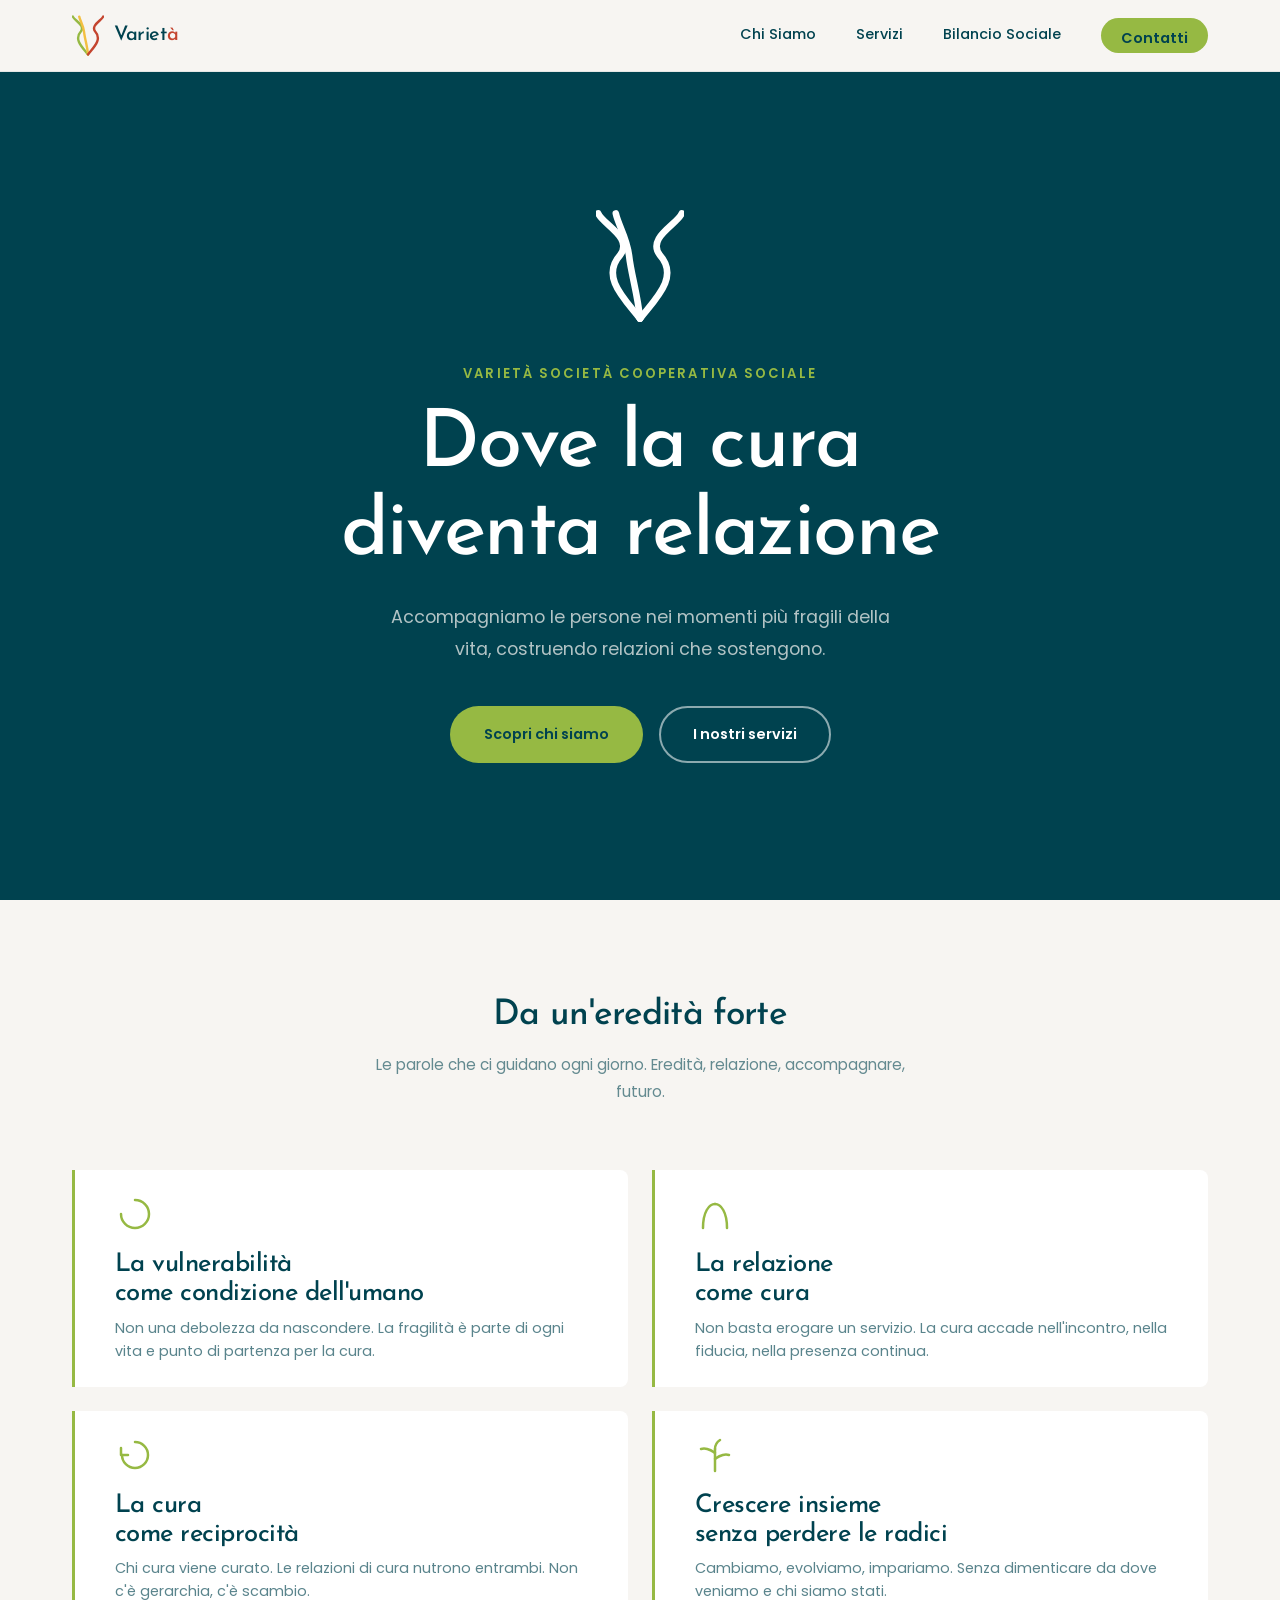
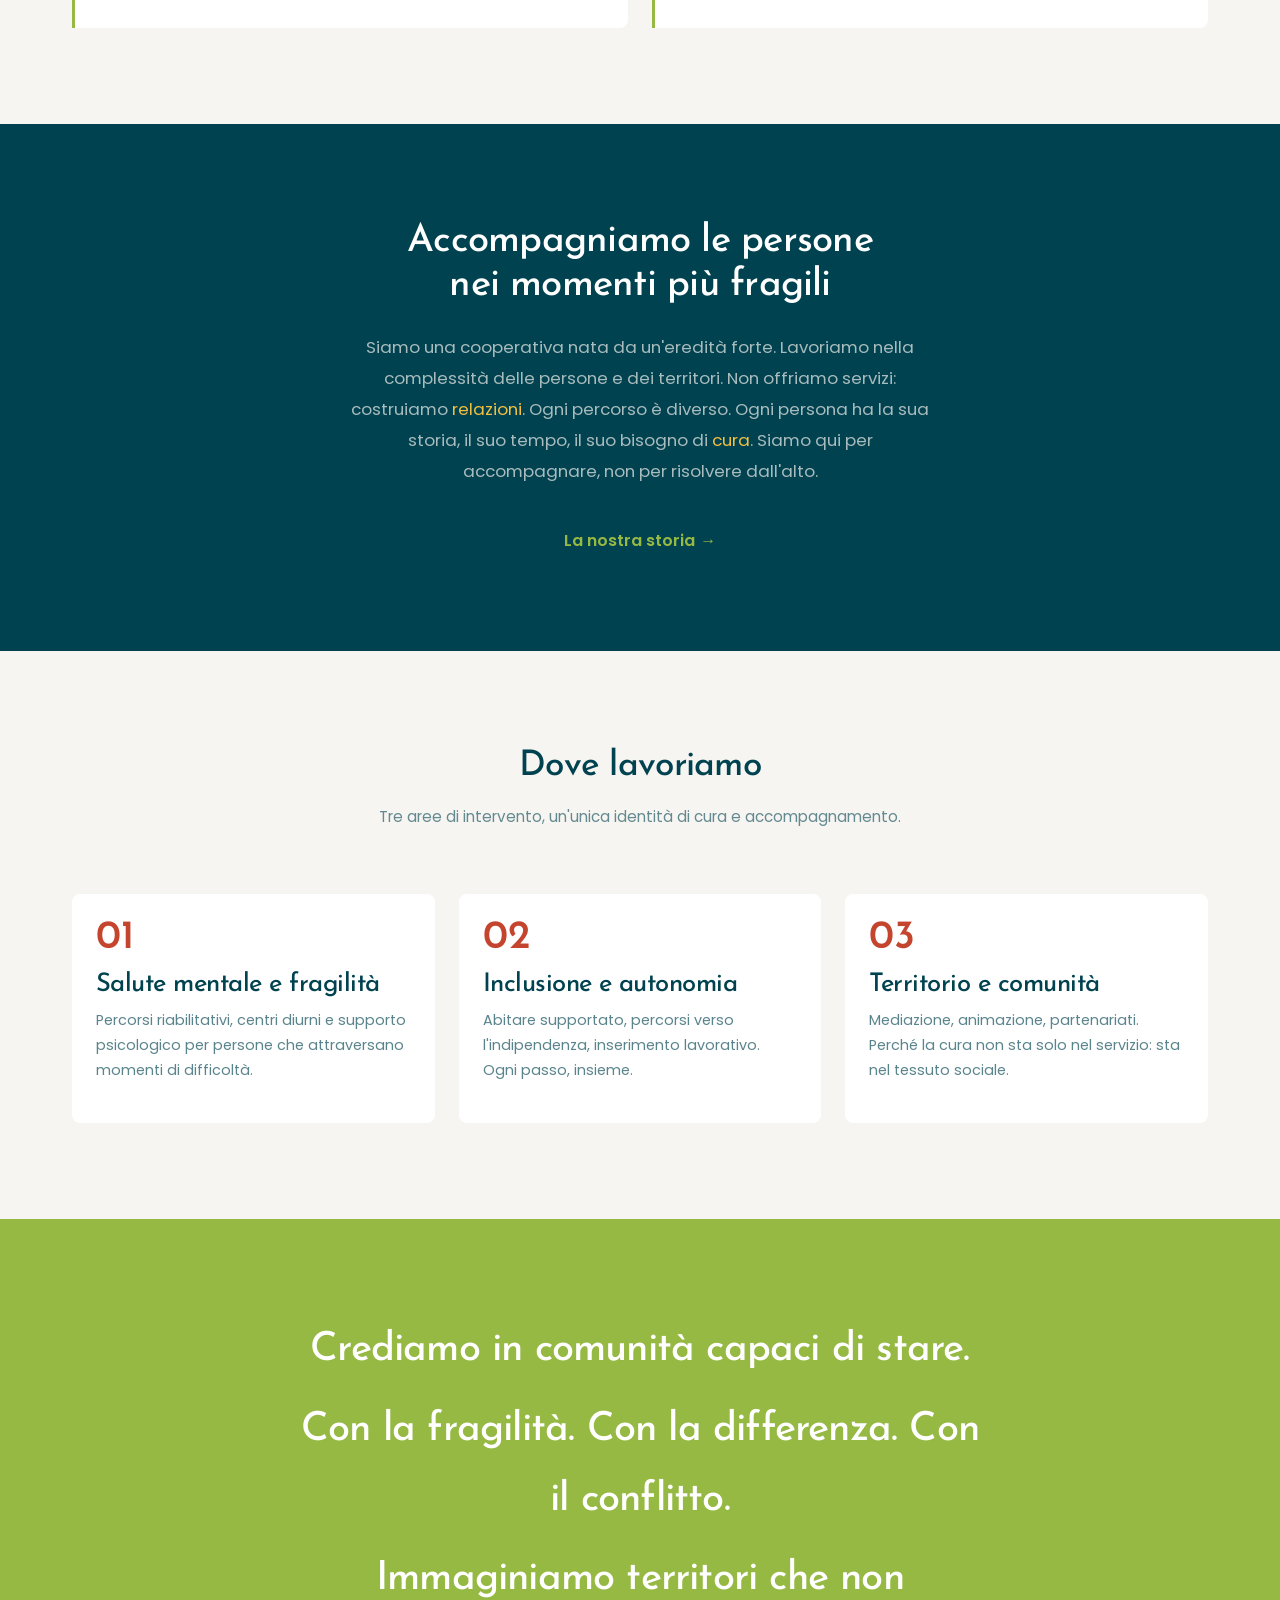
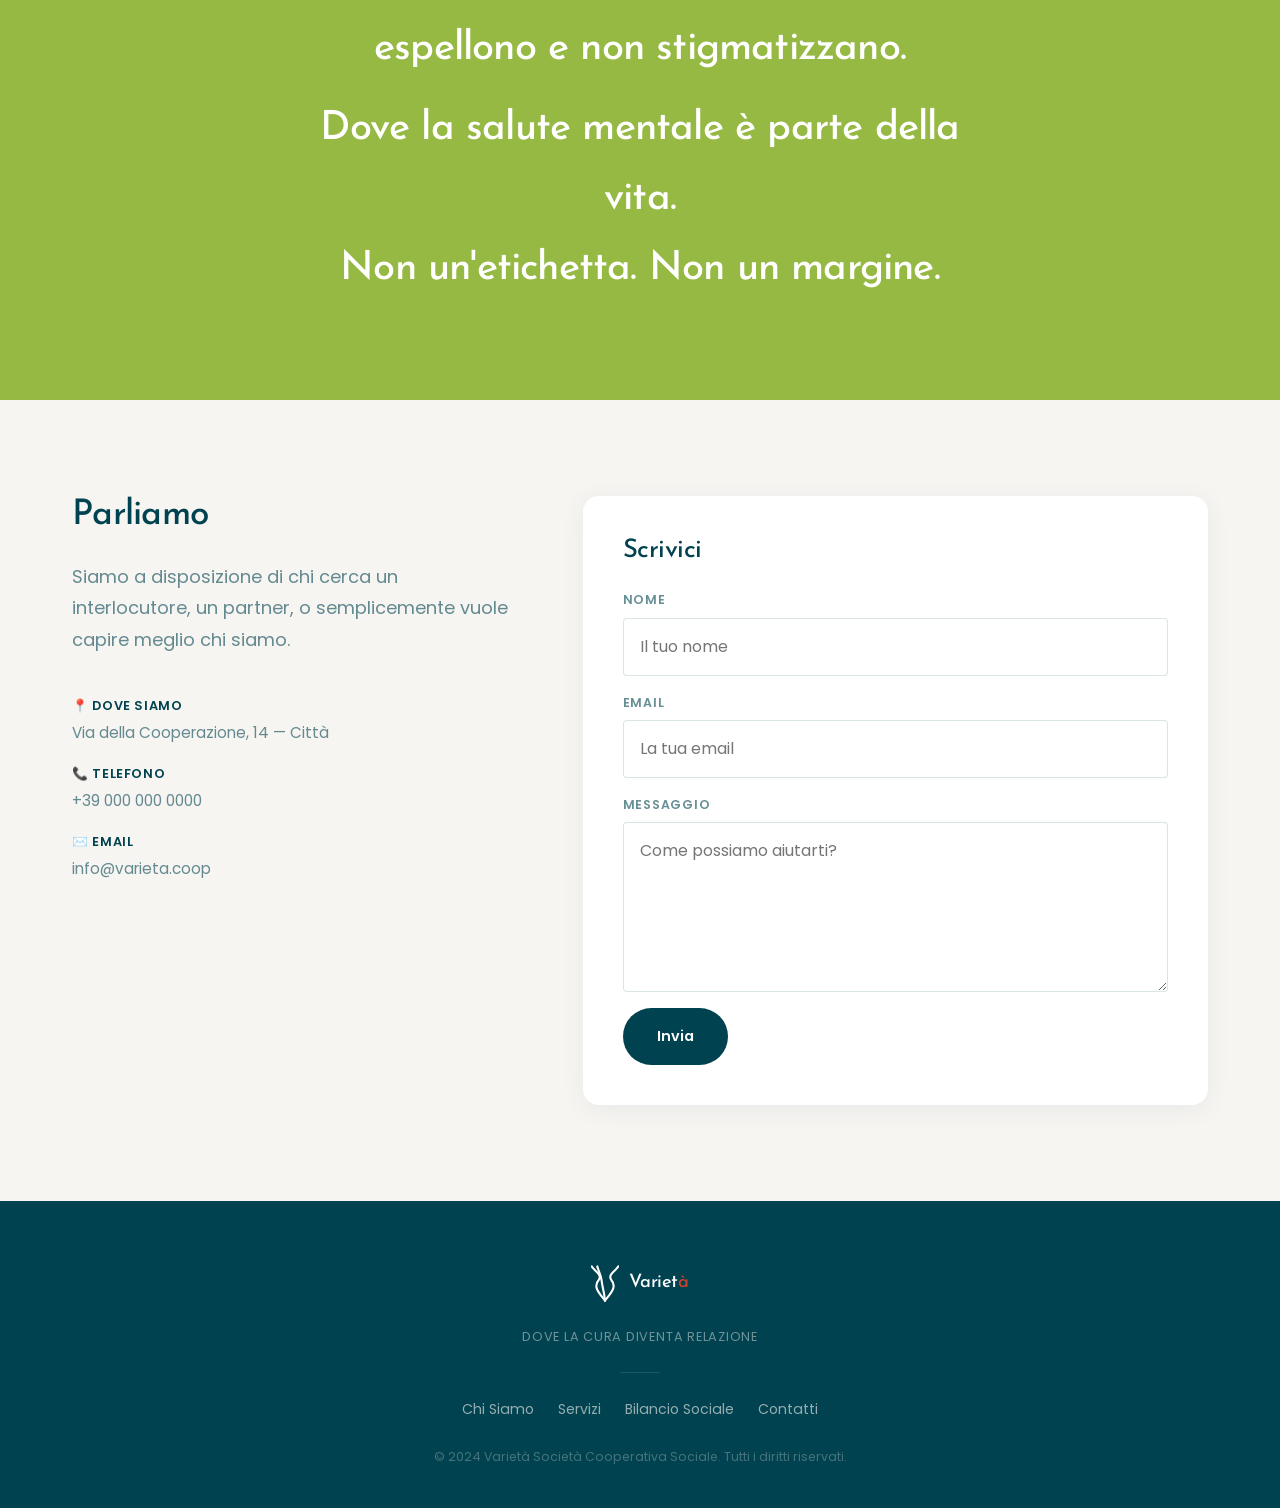
<file: index.html>
<!DOCTYPE html>
<html lang="it">
<head>
  <meta charset="UTF-8" />
  <meta name="viewport" content="width=device-width, initial-scale=1.0" />
  <meta name="description" content="Varietà Società Cooperativa Sociale — Dove la cura diventa relazione. Accompagniamo le persone nei momenti più fragili della vita." />
  <title>Varietà Cooperativa Sociale — Dove la cura diventa relazione</title>
  <link rel="preconnect" href="https://fonts.googleapis.com" />
  <link rel="preconnect" href="https://fonts.gstatic.com" crossorigin />
  <link href="https://fonts.googleapis.com/css2?family=Josefin+Sans:wght@400;500;600&family=Poppins:wght@300;400;500;600&display=swap" rel="stylesheet" />
  <link rel="stylesheet" href="css/reset.css" />
  <link rel="stylesheet" href="css/variables.css" />
  <link rel="stylesheet" href="css/typography.css" />
  <link rel="stylesheet" href="css/layout.css" />
  <link rel="stylesheet" href="css/components.css" />
  <link rel="stylesheet" href="css/pages/home.css" />
</head>
<body>

  <!-- Skip link per accessibilità -->
  <a class="skip-link" href="#main">Vai al contenuto principale</a>

  <!-- ══════════════════════════════════════
       NAVBAR
       ══════════════════════════════════════ -->
  <header class="navbar" role="banner">
    <div class="container nav-inner">
      <a href="index.html" class="nav-logo" aria-label="Varietà Cooperativa Sociale — Torna alla homepage">
        <img src="assets/logo/logo-color.svg" alt="" class="nav-logo-mark" />
        <span class="nav-logotype">Variet<span class="accent">à</span></span>
      </a>

      <nav class="nav-links" aria-label="Navigazione principale">
        <a href="chi-siamo.html">Chi Siamo</a>
        <a href="servizi.html">Servizi</a>
        <a href="bilancio.html">Bilancio Sociale</a>
        <a href="#contatti" class="nav-cta">Contatti</a>
      </nav>

      <button class="hamburger" aria-label="Apri menu di navigazione"
              aria-expanded="false" aria-controls="mobile-drawer">
        <span></span>
        <span></span>
        <span></span>
      </button>
    </div>
  </header>

  <!-- Drawer mobile -->
  <div class="mobile-drawer" id="mobile-drawer"
       role="dialog" aria-label="Menu di navigazione" aria-modal="true">
    <button class="mobile-drawer-close" aria-label="Chiudi menu">&times;</button>
    <nav aria-label="Navigazione mobile">
      <a href="chi-siamo.html">Chi Siamo</a>
      <a href="servizi.html">Servizi</a>
      <a href="bilancio.html">Bilancio Sociale</a>
      <a href="#contatti">Contatti</a>
    </nav>
  </div>
  <div class="drawer-overlay" id="drawer-overlay" aria-hidden="true"></div>

  <!-- ══════════════════════════════════════
       MAIN
       ══════════════════════════════════════ -->
  <main id="main">

    <!-- HERO -->
    <section class="hero" aria-label="Intestazione principale">
      <div class="hero-content">
        <img src="assets/logo/logo-white.svg" alt="Logomark Varietà" class="hero-logo" />
        <p class="hero-subtitle">Varietà Società Cooperativa Sociale</p>
        <h1 class="hero-title">Dove la cura<br>diventa relazione</h1>
        <p class="hero-desc">Accompagniamo le persone nei momenti più fragili della vita, costruendo relazioni che sostengono.</p>
        <div class="hero-cta">
          <a href="chi-siamo.html" class="btn-primary">Scopri chi siamo</a>
          <a href="servizi.html"   class="btn-outline">I nostri servizi</a>
        </div>
      </div>
    </section>

    <!-- VALORI -->
    <section class="section section-valori" id="valori" aria-labelledby="valori-title">
      <div class="container">
        <div class="section-intro reveal">
          <h2 id="valori-title">Da un'eredità forte</h2>
          <p>Le parole che ci guidano ogni giorno. Eredità, relazione, accompagnare, futuro.</p>
        </div>

        <div class="valori-grid">

          <article class="card-valore reveal">
            <div class="card-valore-icon" aria-hidden="true">
              <svg viewBox="0 0 40 40" fill="none" xmlns="http://www.w3.org/2000/svg">
                <path d="M20 6 A14 14 0 1 1 6 20" stroke="#96B943" stroke-width="2.5" stroke-linecap="round"/>
              </svg>
            </div>
            <h3>La vulnerabilità<br>come condizione dell'umano</h3>
            <p>Non una debolezza da nascondere. La fragilità è parte di ogni vita e punto di partenza per la cura.</p>
          </article>

          <article class="card-valore reveal">
            <div class="card-valore-icon" aria-hidden="true">
              <svg viewBox="0 0 40 40" fill="none" xmlns="http://www.w3.org/2000/svg">
                <path d="M8,34 C8,18 14,10 20,10" stroke="#96B943" stroke-width="2.5" stroke-linecap="round"/>
                <path d="M32,34 C32,18 26,10 20,10" stroke="#96B943" stroke-width="2.5" stroke-linecap="round"/>
              </svg>
            </div>
            <h3>La relazione<br>come cura</h3>
            <p>Non basta erogare un servizio. La cura accade nell'incontro, nella fiducia, nella presenza continua.</p>
          </article>

          <article class="card-valore reveal">
            <div class="card-valore-icon" aria-hidden="true">
              <svg viewBox="0 0 40 40" fill="none" xmlns="http://www.w3.org/2000/svg">
                <path d="M20 7 A13 13 0 1 1 7 20" stroke="#96B943" stroke-width="2.5" stroke-linecap="round"/>
                <polyline points="6,13 6,20 13,20" stroke="#96B943" stroke-width="2.5" stroke-linecap="round" stroke-linejoin="round"/>
              </svg>
            </div>
            <h3>La cura<br>come reciprocità</h3>
            <p>Chi cura viene curato. Le relazioni di cura nutrono entrambi. Non c'è gerarchia, c'è scambio.</p>
          </article>

          <article class="card-valore reveal">
            <div class="card-valore-icon" aria-hidden="true">
              <svg viewBox="0 0 40 40" fill="none" xmlns="http://www.w3.org/2000/svg">
                <line x1="20" y1="36" x2="20" y2="14" stroke="#96B943" stroke-width="2.5" stroke-linecap="round"/>
                <path d="M20,24 C20,24 27,18 34,20" stroke="#96B943" stroke-width="2.5" stroke-linecap="round"/>
                <path d="M20,18 C20,18 13,12 6,14"  stroke="#96B943" stroke-width="2.5" stroke-linecap="round"/>
                <path d="M20,14 C20,10 22,7 25,5"   stroke="#96B943" stroke-width="2.5" stroke-linecap="round"/>
              </svg>
            </div>
            <h3>Crescere insieme<br>senza perdere le radici</h3>
            <p>Cambiamo, evolviamo, impariamo. Senza dimenticare da dove veniamo e chi siamo stati.</p>
          </article>

        </div>
      </div>
    </section>

    <!-- CHI SIAMO -->
    <section class="section section-chi-siamo" id="chi-siamo" aria-labelledby="chiamo-title">
      <div class="container">
        <h2 id="chiamo-title" class="reveal">Accompagniamo le persone<br>nei momenti più fragili</h2>
        <p class="chi-siamo-body reveal">
          Siamo una cooperativa nata da un'eredità forte. Lavoriamo nella complessità delle persone
          e dei territori. Non offriamo servizi: costruiamo <span class="highlight">relazioni</span>.
          Ogni percorso è diverso. Ogni persona ha la sua storia, il suo tempo, il suo bisogno di
          <span class="highlight">cura</span>. Siamo qui per accompagnare, non per risolvere dall'alto.
        </p>
        <a href="chi-siamo.html" class="chi-siamo-link reveal">
          La nostra storia <span aria-hidden="true">→</span>
        </a>
      </div>
    </section>

    <!-- COSA FACCIAMO -->
    <section class="section section-cosa-facciamo" id="dove-lavoriamo" aria-labelledby="dove-title">
      <div class="container">
        <div class="section-intro reveal">
          <h2 id="dove-title">Dove lavoriamo</h2>
          <p>Tre aree di intervento, un'unica identità di cura e accompagnamento.</p>
        </div>

        <div class="aree-grid">
          <article class="card-area reveal">
            <div class="card-area-num" aria-hidden="true">01</div>
            <h3>Salute mentale e fragilità</h3>
            <p>Percorsi riabilitativi, centri diurni e supporto psicologico per persone che attraversano momenti di difficoltà.</p>
          </article>
          <article class="card-area reveal">
            <div class="card-area-num" aria-hidden="true">02</div>
            <h3>Inclusione e autonomia</h3>
            <p>Abitare supportato, percorsi verso l'indipendenza, inserimento lavorativo. Ogni passo, insieme.</p>
          </article>
          <article class="card-area reveal">
            <div class="card-area-num" aria-hidden="true">03</div>
            <h3>Territorio e comunità</h3>
            <p>Mediazione, animazione, partenariati. Perché la cura non sta solo nel servizio: sta nel tessuto sociale.</p>
          </article>
        </div>
      </div>
    </section>

    <!-- VISION -->
    <section class="section section-vision" aria-label="La nostra visione">
      <div class="container">
        <div class="vision-text reveal">
          <p>Crediamo in comunità capaci di stare.</p>
          <p>Con la fragilità. Con la differenza. Con il conflitto.</p>
          <p>Immaginiamo territori che non espellono e non stigmatizzano.</p>
          <p>Dove la salute mentale è parte della vita.<br>Non un'etichetta. Non un margine.</p>
        </div>
      </div>
    </section>

    <!-- CONTATTI -->
    <section class="section section-contatti" id="contatti" aria-labelledby="contatti-title">
      <div class="container">
        <div class="contatti-grid">

          <div class="contatti-info reveal">
            <h2 id="contatti-title">Parliamo</h2>
            <p class="contatti-intro">
              Siamo a disposizione di chi cerca un interlocutore, un partner, o semplicemente
              vuole capire meglio chi siamo.
            </p>
            <div class="contatti-detail">
              <strong>📍 Dove siamo</strong>
              <span>Via della Cooperazione, 14 — Città</span>
            </div>
            <div class="contatti-detail">
              <strong>📞 Telefono</strong>
              <span>+39 000 000 0000</span>
            </div>
            <div class="contatti-detail">
              <strong>✉️ Email</strong>
              <span>info@varieta.coop</span>
            </div>
          </div>

          <div class="contatti-form reveal">
            <form aria-label="Modulo di contatto" onsubmit="handleFormSubmit(event)" novalidate>
              <h3>Scrivici</h3>
              <div class="form-group">
                <label for="contact-name">Nome</label>
                <input type="text"  id="contact-name"  name="name"    placeholder="Il tuo nome"  required autocomplete="name" />
              </div>
              <div class="form-group">
                <label for="contact-email">Email</label>
                <input type="email" id="contact-email" name="email"   placeholder="La tua email" required autocomplete="email" />
              </div>
              <div class="form-group">
                <label for="contact-msg">Messaggio</label>
                <textarea id="contact-msg" name="message" rows="5" placeholder="Come possiamo aiutarti?" required></textarea>
              </div>
              <button type="submit" class="btn-dark">Invia</button>
              <p class="form-success" id="form-success" role="status" aria-live="polite">
                Messaggio inviato. Ti risponderemo presto.
              </p>
            </form>
          </div>

        </div>
      </div>
    </section>

  </main>

  <!-- ══════════════════════════════════════
       FOOTER
       ══════════════════════════════════════ -->
  <footer class="footer" role="contentinfo">
    <div class="container footer-inner">
      <div class="footer-logo">
        <img src="assets/logo/logo-white.svg" alt="" class="footer-logo-mark" />
        <span class="footer-logotype">Variet<span class="accent">à</span></span>
      </div>
      <p class="footer-tagline">Dove la cura diventa relazione</p>
      <div class="footer-divider" aria-hidden="true"></div>
      <nav class="footer-links" aria-label="Link rapidi">
        <a href="chi-siamo.html">Chi Siamo</a>
        <a href="servizi.html">Servizi</a>
        <a href="bilancio.html">Bilancio Sociale</a>
        <a href="#contatti">Contatti</a>
      </nav>
      <p class="footer-copy">© 2024 Varietà Società Cooperativa Sociale. Tutti i diritti riservati.</p>
    </div>
  </footer>

  <script src="js/main.js"></script>
  <script src="js/animations.js"></script>
</body>
</html>
</file>
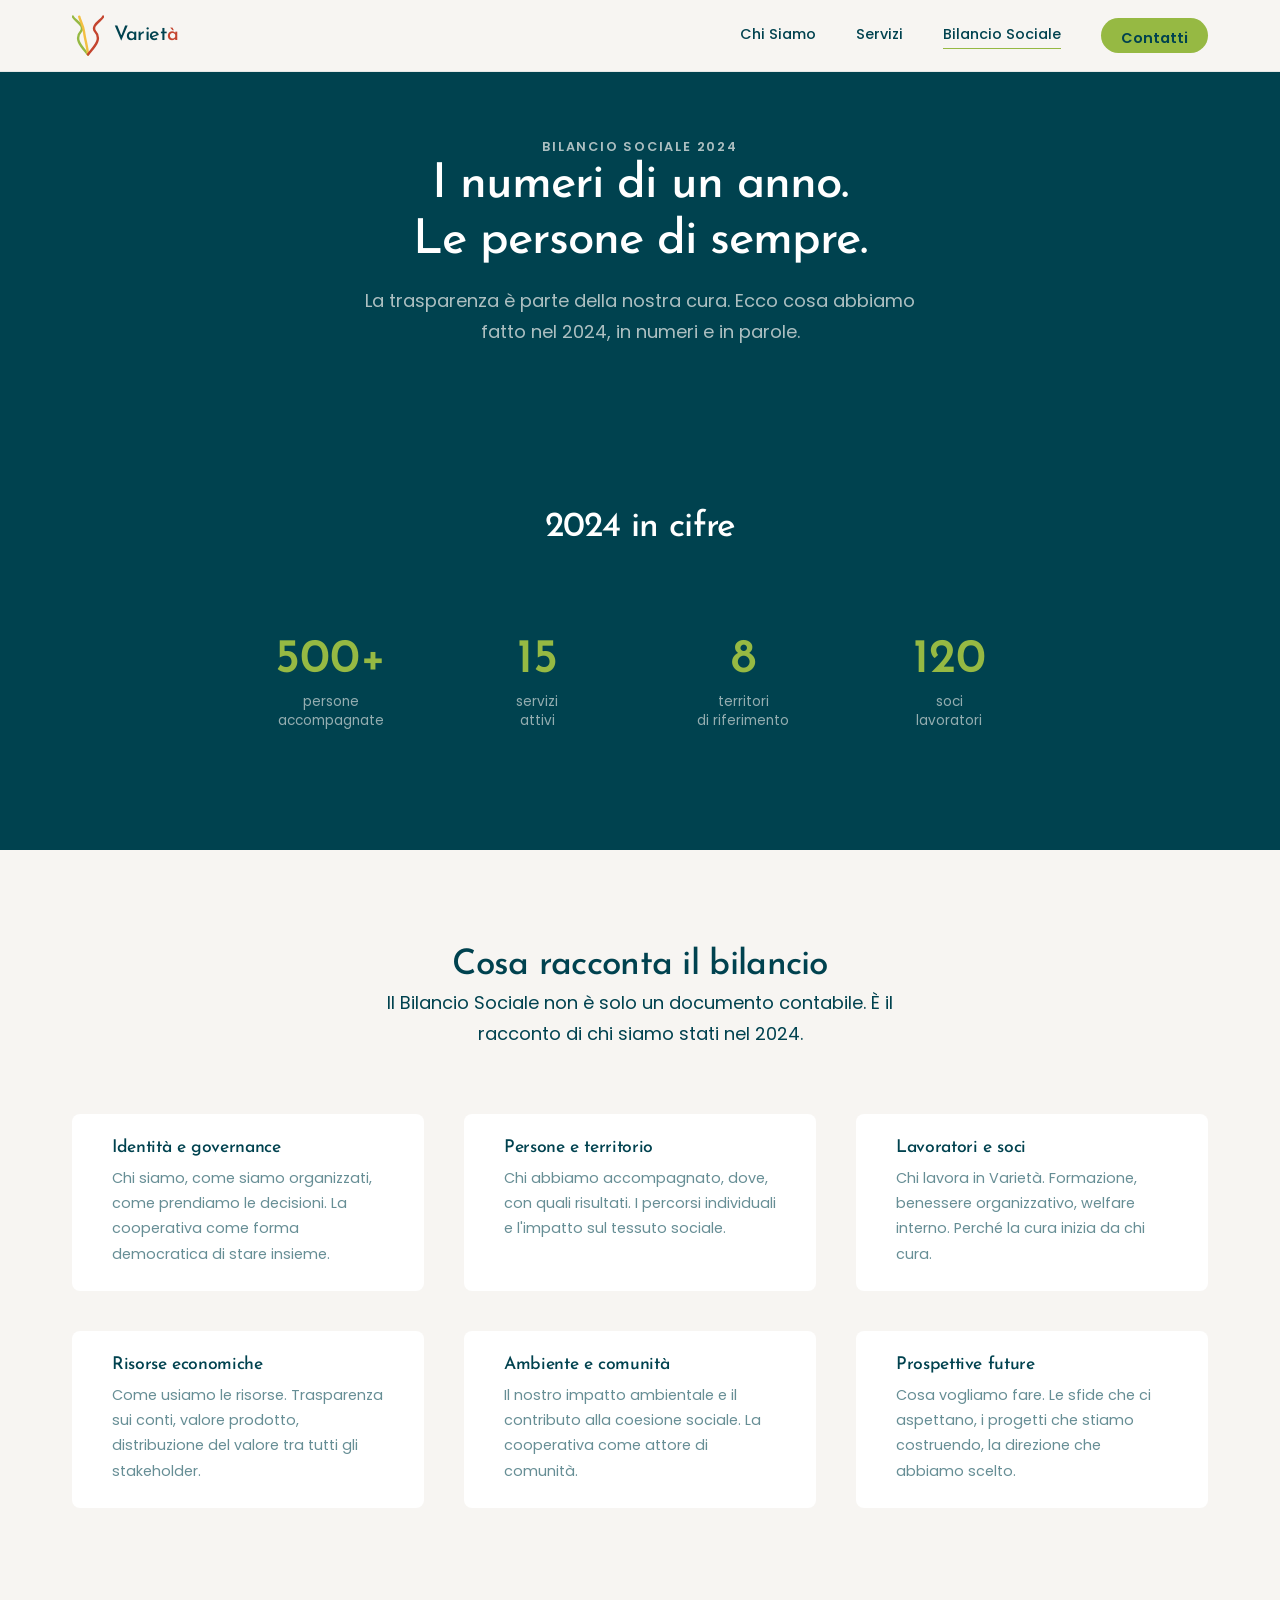
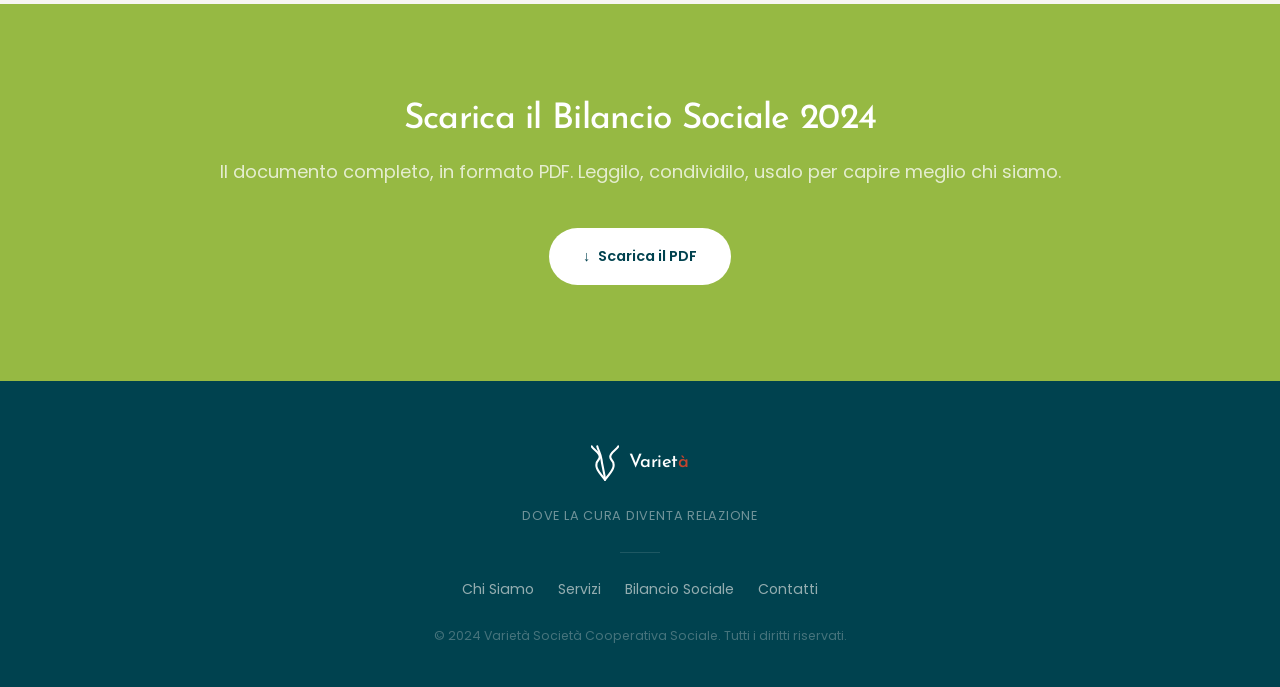
<file: bilancio.html>
<!DOCTYPE html>
<html lang="it">
<head>
  <meta charset="UTF-8" />
  <meta name="viewport" content="width=device-width, initial-scale=1.0" />
  <meta name="description" content="Bilancio Sociale 2024 — Varietà Cooperativa Sociale. I dati, le persone, l'impatto del nostro lavoro." />
  <title>Bilancio Sociale 2024 — Varietà Cooperativa Sociale</title>
  <link rel="preconnect" href="https://fonts.googleapis.com" />
  <link rel="preconnect" href="https://fonts.gstatic.com" crossorigin />
  <link href="https://fonts.googleapis.com/css2?family=Josefin+Sans:wght@400;500;600&family=Poppins:wght@300;400;500;600&display=swap" rel="stylesheet" />
  <link rel="stylesheet" href="css/reset.css" />
  <link rel="stylesheet" href="css/variables.css" />
  <link rel="stylesheet" href="css/typography.css" />
  <link rel="stylesheet" href="css/layout.css" />
  <link rel="stylesheet" href="css/components.css" />
  <style>
    /* Stili specifici bilancio — sezione numeri */
    .section-numeri { background: var(--color-primary); }
    .section-numeri h2 { color: white; text-align: center; margin-bottom: var(--spacing-xl); }

    .numeri-grid {
      display: grid;
      grid-template-columns: repeat(2, 1fr);
      gap: var(--spacing-md);
      max-width: 800px;
      margin: 0 auto;
    }
    @media (min-width: 768px) {
      .numeri-grid { grid-template-columns: repeat(4, 1fr); }
    }

    .numero-card {
      text-align: center;
      padding: var(--spacing-md);
    }
    .numero-big {
      font-family: var(--font-display);
      font-size: 3rem;
      font-weight: 600;
      color: var(--color-secondary);
      line-height: 1;
      margin-bottom: var(--spacing-xs);
    }
    .numero-label {
      font-size: 0.85rem;
      color: rgba(247,245,242,0.60);
      line-height: 1.4;
    }

    /* Sezione temi bilancio */
    .section-temi { background: var(--color-background); }
    .tema-card {
      background: white;
      border-radius: var(--radius-md);
      padding: var(--spacing-md) var(--spacing-lg);
      display: flex;
      flex-direction: column;
      gap: var(--spacing-xs);
      transition: transform var(--transition), box-shadow var(--transition);
    }
    .tema-card:hover {
      transform: translateY(-4px);
      box-shadow: 0 8px 24px rgba(0,66,79,0.10);
    }
    .tema-card h3 { font-size: 1.1rem; }
    .tema-card p  { font-size: 0.9rem; color: rgba(0,66,79,0.60); }

    /* CTA download */
    .section-download {
      background: var(--color-secondary);
      text-align: center;
      padding-block: var(--spacing-2xl);
    }
    .section-download h2 { color: white; margin-bottom: var(--spacing-sm); }
    .section-download p  { color: rgba(255,255,255,0.75); margin-bottom: var(--spacing-lg); }
    .btn-white {
      display: inline-flex;
      align-items: center;
      gap: 0.5rem;
      background: white;
      color: var(--color-primary);
      padding: 0.875rem 2rem;
      border-radius: 50px;
      font-family: var(--font-body);
      font-weight: 600;
      font-size: 0.9rem;
      border: 2px solid transparent;
      transition: background var(--transition), transform var(--transition);
    }
    .btn-white:hover { background: var(--color-background); transform: scale(1.02); }
  </style>
</head>
<body>

  <a class="skip-link" href="#main">Vai al contenuto principale</a>

  <!-- NAVBAR -->
  <header class="navbar" role="banner">
    <div class="container nav-inner">
      <a href="index.html" class="nav-logo" aria-label="Varietà — Homepage">
        <img src="assets/logo/logo-color.svg" alt="" class="nav-logo-mark" />
        <span class="nav-logotype">Variet<span class="accent">à</span></span>
      </a>
      <nav class="nav-links" aria-label="Navigazione principale">
        <a href="chi-siamo.html">Chi Siamo</a>
        <a href="servizi.html">Servizi</a>
        <a href="bilancio.html" aria-current="page">Bilancio Sociale</a>
        <a href="index.html#contatti" class="nav-cta">Contatti</a>
      </nav>
      <button class="hamburger" aria-label="Apri menu" aria-expanded="false" aria-controls="mobile-drawer">
        <span></span><span></span><span></span>
      </button>
    </div>
  </header>

  <div class="mobile-drawer" id="mobile-drawer" role="dialog" aria-label="Menu" aria-modal="true">
    <button class="mobile-drawer-close" aria-label="Chiudi menu">&times;</button>
    <nav aria-label="Navigazione mobile">
      <a href="chi-siamo.html">Chi Siamo</a>
      <a href="servizi.html">Servizi</a>
      <a href="bilancio.html">Bilancio Sociale</a>
      <a href="index.html#contatti">Contatti</a>
    </nav>
  </div>
  <div class="drawer-overlay" id="drawer-overlay" aria-hidden="true"></div>

  <main id="main">

    <!-- HERO -->
    <section class="page-hero" aria-label="Intestazione pagina">
      <div class="container">
        <p class="page-hero-badge">Bilancio Sociale 2024</p>
        <h1>I numeri di un anno.<br>Le persone di sempre.</h1>
        <p>La trasparenza è parte della nostra cura. Ecco cosa abbiamo fatto nel 2024, in numeri e in parole.</p>
      </div>
    </section>

    <!-- NUMERI CHIAVE -->
    <section class="section section-numeri" aria-labelledby="numeri-title">
      <div class="container">
        <h2 id="numeri-title" class="reveal">2024 in cifre</h2>

        <div class="numeri-grid">
          <div class="numero-card reveal">
            <div class="numero-big">500+</div>
            <div class="numero-label">persone<br>accompagnate</div>
          </div>
          <div class="numero-card reveal">
            <div class="numero-big">15</div>
            <div class="numero-label">servizi<br>attivi</div>
          </div>
          <div class="numero-card reveal">
            <div class="numero-big">8</div>
            <div class="numero-label">territori<br>di riferimento</div>
          </div>
          <div class="numero-card reveal">
            <div class="numero-big">120</div>
            <div class="numero-label">soci<br>lavoratori</div>
          </div>
        </div>
      </div>
    </section>

    <!-- TEMI DEL BILANCIO -->
    <section class="section section-temi" aria-labelledby="temi-title">
      <div class="container">
        <div class="section-intro reveal" style="text-align:center; max-width:580px; margin: 0 auto var(--spacing-xl);">
          <h2 id="temi-title">Cosa racconta il bilancio</h2>
          <p>Il Bilancio Sociale non è solo un documento contabile. È il racconto di chi siamo stati nel 2024.</p>
        </div>

        <div class="grid-3">
          <div class="tema-card reveal">
            <h3>Identità e governance</h3>
            <p>Chi siamo, come siamo organizzati, come prendiamo le decisioni. La cooperativa come forma democratica di stare insieme.</p>
          </div>
          <div class="tema-card reveal">
            <h3>Persone e territorio</h3>
            <p>Chi abbiamo accompagnato, dove, con quali risultati. I percorsi individuali e l'impatto sul tessuto sociale.</p>
          </div>
          <div class="tema-card reveal">
            <h3>Lavoratori e soci</h3>
            <p>Chi lavora in Varietà. Formazione, benessere organizzativo, welfare interno. Perché la cura inizia da chi cura.</p>
          </div>
          <div class="tema-card reveal">
            <h3>Risorse economiche</h3>
            <p>Come usiamo le risorse. Trasparenza sui conti, valore prodotto, distribuzione del valore tra tutti gli stakeholder.</p>
          </div>
          <div class="tema-card reveal">
            <h3>Ambiente e comunità</h3>
            <p>Il nostro impatto ambientale e il contributo alla coesione sociale. La cooperativa come attore di comunità.</p>
          </div>
          <div class="tema-card reveal">
            <h3>Prospettive future</h3>
            <p>Cosa vogliamo fare. Le sfide che ci aspettano, i progetti che stiamo costruendo, la direzione che abbiamo scelto.</p>
          </div>
        </div>
      </div>
    </section>

    <!-- CTA DOWNLOAD -->
    <section class="section-download" aria-labelledby="download-title">
      <div class="container">
        <h2 id="download-title" class="reveal">Scarica il Bilancio Sociale 2024</h2>
        <p class="reveal">Il documento completo, in formato PDF. Leggilo, condividilo, usalo per capire meglio chi siamo.</p>
        <a href="#" class="btn-white reveal" aria-label="Scarica il Bilancio Sociale 2024 in PDF">
          <span aria-hidden="true">↓</span> Scarica il PDF
        </a>
      </div>
    </section>

  </main>

  <!-- FOOTER -->
  <footer class="footer" role="contentinfo">
    <div class="container footer-inner">
      <div class="footer-logo">
        <img src="assets/logo/logo-white.svg" alt="" class="footer-logo-mark" />
        <span class="footer-logotype">Variet<span class="accent">à</span></span>
      </div>
      <p class="footer-tagline">Dove la cura diventa relazione</p>
      <div class="footer-divider" aria-hidden="true"></div>
      <nav class="footer-links" aria-label="Link rapidi">
        <a href="chi-siamo.html">Chi Siamo</a>
        <a href="servizi.html">Servizi</a>
        <a href="bilancio.html">Bilancio Sociale</a>
        <a href="index.html#contatti">Contatti</a>
      </nav>
      <p class="footer-copy">© 2024 Varietà Società Cooperativa Sociale. Tutti i diritti riservati.</p>
    </div>
  </footer>

  <script src="js/main.js"></script>
  <script src="js/animations.js"></script>
</body>
</html>
</file>
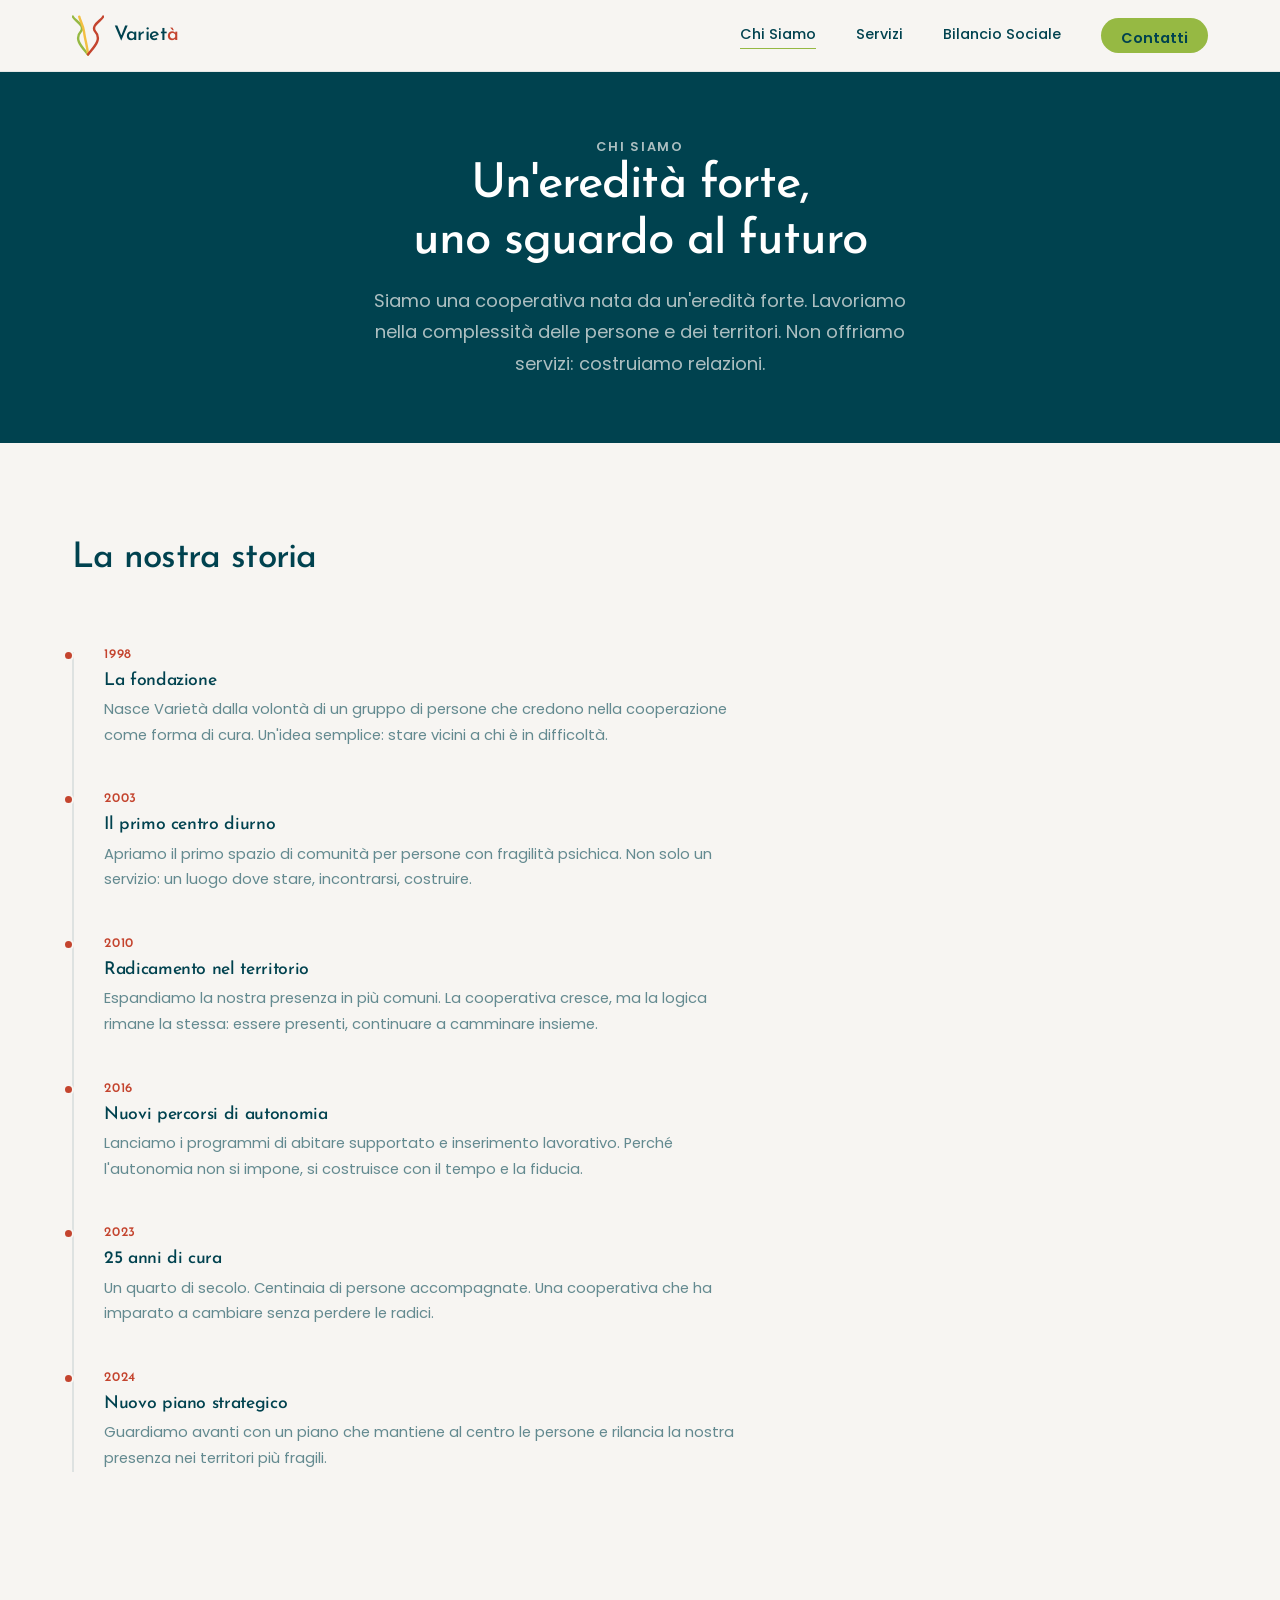
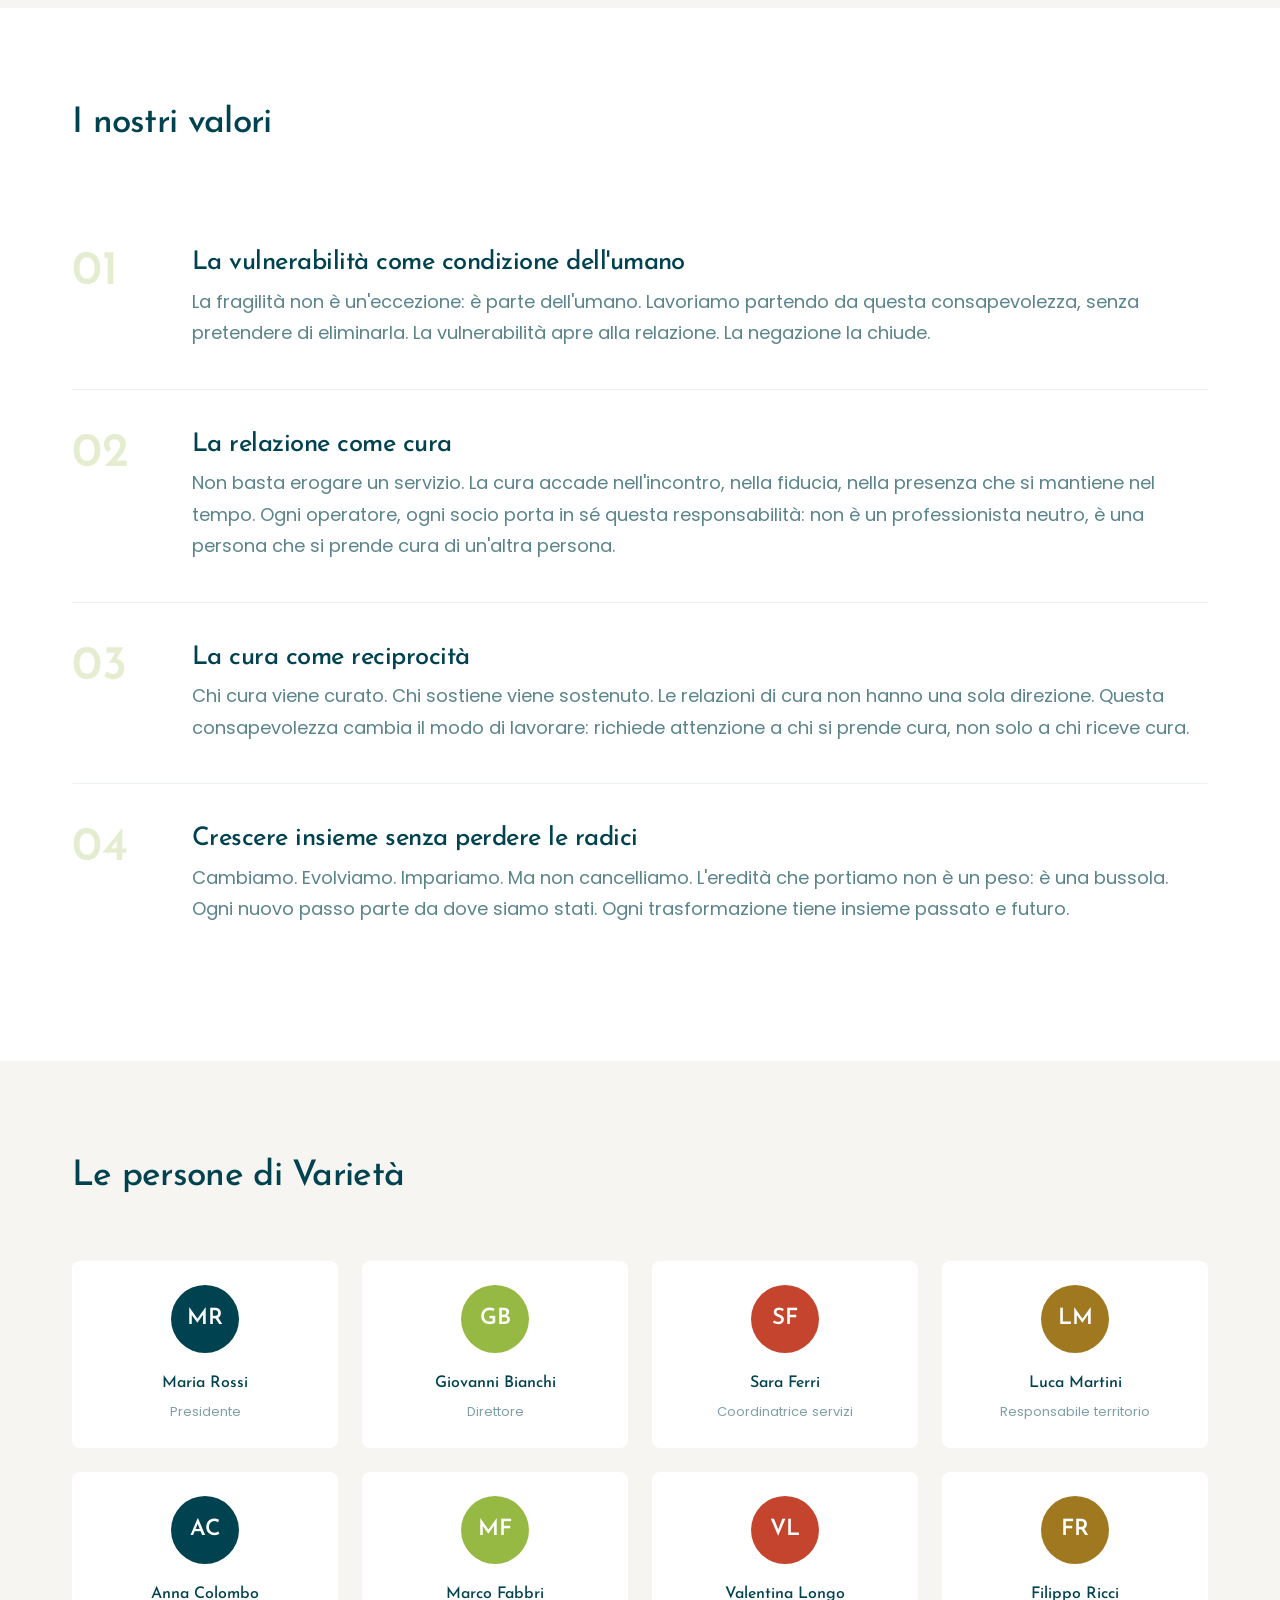
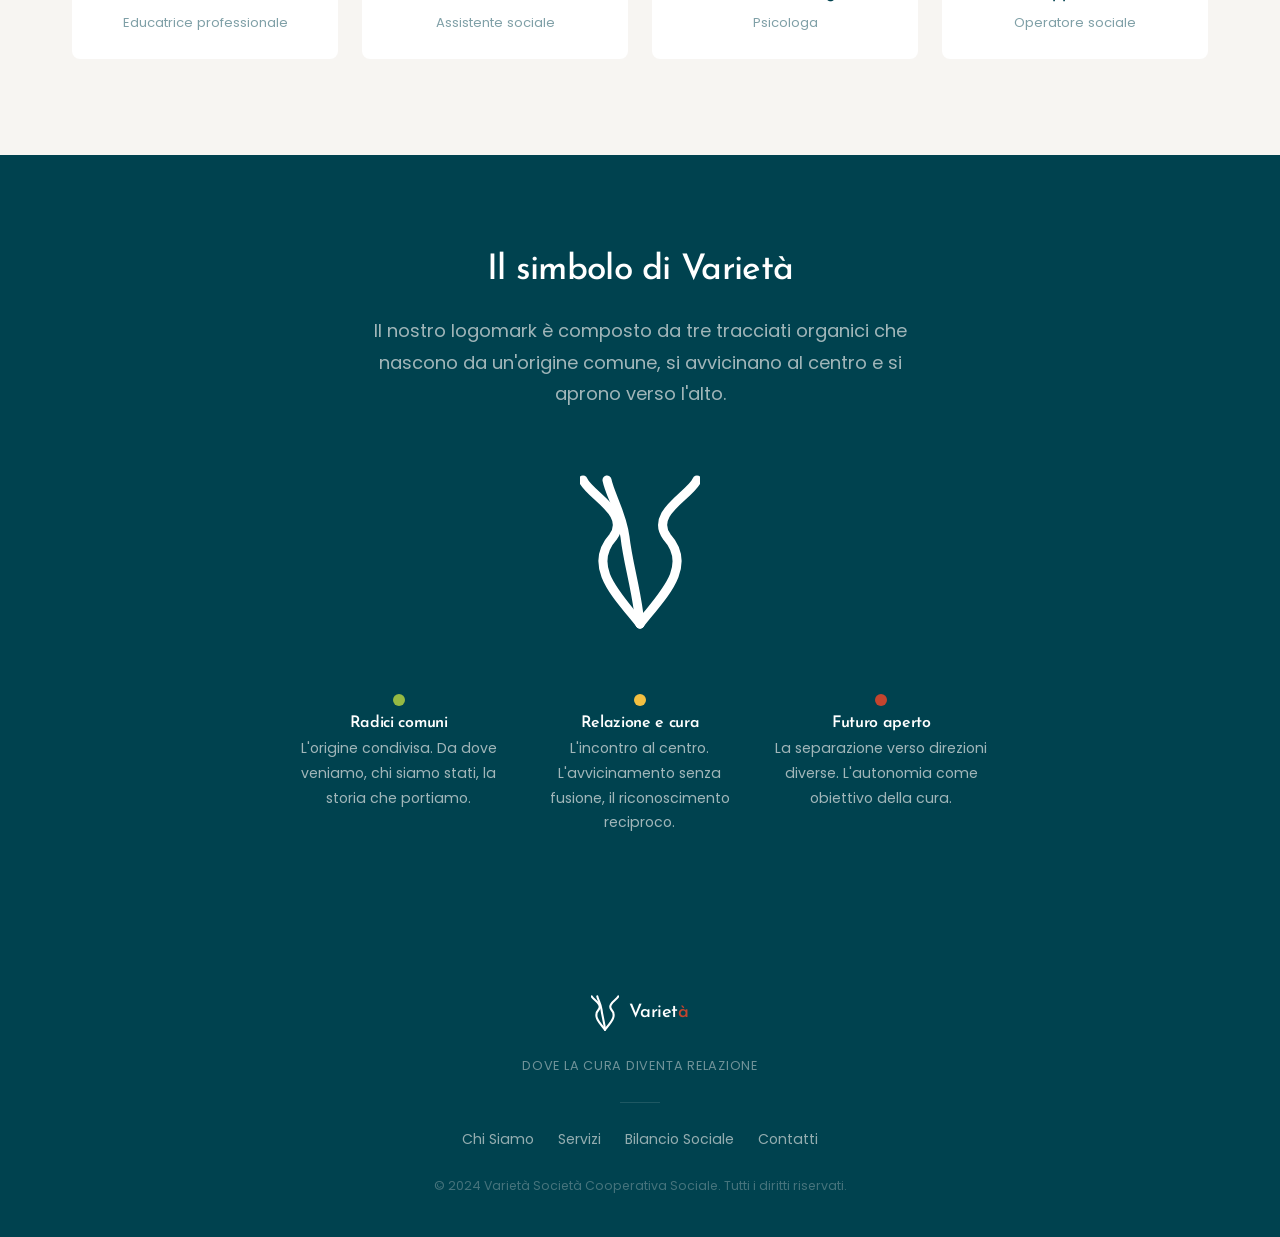
<file: chi-siamo.html>
<!DOCTYPE html>
<html lang="it">
<head>
  <meta charset="UTF-8" />
  <meta name="viewport" content="width=device-width, initial-scale=1.0" />
  <meta name="description" content="Chi siamo — Varietà Cooperativa Sociale. Un'eredità forte, uno sguardo al futuro. La nostra storia, i valori, il team." />
  <title>Chi Siamo — Varietà Cooperativa Sociale</title>
  <link rel="preconnect" href="https://fonts.googleapis.com" />
  <link rel="preconnect" href="https://fonts.gstatic.com" crossorigin />
  <link href="https://fonts.googleapis.com/css2?family=Josefin+Sans:wght@400;500;600&family=Poppins:wght@300;400;500;600&display=swap" rel="stylesheet" />
  <link rel="stylesheet" href="css/reset.css" />
  <link rel="stylesheet" href="css/variables.css" />
  <link rel="stylesheet" href="css/typography.css" />
  <link rel="stylesheet" href="css/layout.css" />
  <link rel="stylesheet" href="css/components.css" />
  <link rel="stylesheet" href="css/pages/chi-siamo.css" />
</head>
<body>

  <a class="skip-link" href="#main">Vai al contenuto principale</a>

  <!-- NAVBAR -->
  <header class="navbar" role="banner">
    <div class="container nav-inner">
      <a href="index.html" class="nav-logo" aria-label="Varietà — Homepage">
        <img src="assets/logo/logo-color.svg" alt="" class="nav-logo-mark" />
        <span class="nav-logotype">Variet<span class="accent">à</span></span>
      </a>
      <nav class="nav-links" aria-label="Navigazione principale">
        <a href="chi-siamo.html" aria-current="page">Chi Siamo</a>
        <a href="servizi.html">Servizi</a>
        <a href="bilancio.html">Bilancio Sociale</a>
        <a href="index.html#contatti" class="nav-cta">Contatti</a>
      </nav>
      <button class="hamburger" aria-label="Apri menu" aria-expanded="false" aria-controls="mobile-drawer">
        <span></span><span></span><span></span>
      </button>
    </div>
  </header>

  <div class="mobile-drawer" id="mobile-drawer" role="dialog" aria-label="Menu" aria-modal="true">
    <button class="mobile-drawer-close" aria-label="Chiudi menu">&times;</button>
    <nav aria-label="Navigazione mobile">
      <a href="chi-siamo.html">Chi Siamo</a>
      <a href="servizi.html">Servizi</a>
      <a href="bilancio.html">Bilancio Sociale</a>
      <a href="index.html#contatti">Contatti</a>
    </nav>
  </div>
  <div class="drawer-overlay" id="drawer-overlay" aria-hidden="true"></div>

  <main id="main">

    <!-- HERO -->
    <section class="page-hero" aria-label="Intestazione pagina">
      <div class="container">
        <p class="page-hero-badge">Chi Siamo</p>
        <h1>Un'eredità forte,<br>uno sguardo al futuro</h1>
        <p>Siamo una cooperativa nata da un'eredità forte. Lavoriamo nella complessità delle persone e dei territori. Non offriamo servizi: costruiamo relazioni.</p>
      </div>
    </section>

    <!-- STORIA -->
    <section class="section section-storia" id="storia" aria-labelledby="storia-title">
      <div class="container">
        <h2 id="storia-title" class="reveal">La nostra storia</h2>

        <div class="timeline">
          <div class="timeline-item reveal">
            <div class="timeline-year">1998</div>
            <h3>La fondazione</h3>
            <p>Nasce Varietà dalla volontà di un gruppo di persone che credono nella cooperazione come forma di cura. Un'idea semplice: stare vicini a chi è in difficoltà.</p>
          </div>
          <div class="timeline-item reveal">
            <div class="timeline-year">2003</div>
            <h3>Il primo centro diurno</h3>
            <p>Apriamo il primo spazio di comunità per persone con fragilità psichica. Non solo un servizio: un luogo dove stare, incontrarsi, costruire.</p>
          </div>
          <div class="timeline-item reveal">
            <div class="timeline-year">2010</div>
            <h3>Radicamento nel territorio</h3>
            <p>Espandiamo la nostra presenza in più comuni. La cooperativa cresce, ma la logica rimane la stessa: essere presenti, continuare a camminare insieme.</p>
          </div>
          <div class="timeline-item reveal">
            <div class="timeline-year">2016</div>
            <h3>Nuovi percorsi di autonomia</h3>
            <p>Lanciamo i programmi di abitare supportato e inserimento lavorativo. Perché l'autonomia non si impone, si costruisce con il tempo e la fiducia.</p>
          </div>
          <div class="timeline-item reveal">
            <div class="timeline-year">2023</div>
            <h3>25 anni di cura</h3>
            <p>Un quarto di secolo. Centinaia di persone accompagnate. Una cooperativa che ha imparato a cambiare senza perdere le radici.</p>
          </div>
          <div class="timeline-item reveal">
            <div class="timeline-year">2024</div>
            <h3>Nuovo piano strategico</h3>
            <p>Guardiamo avanti con un piano che mantiene al centro le persone e rilancia la nostra presenza nei territori più fragili.</p>
          </div>
        </div>
      </div>
    </section>

    <!-- VALORI ESTESI -->
    <section class="section section-valori-estesi" id="valori" aria-labelledby="valori-title">
      <div class="container">
        <h2 id="valori-title" class="reveal" style="margin-bottom: var(--spacing-xl);">I nostri valori</h2>

        <div class="valore-esteso reveal">
          <div class="valore-num" aria-hidden="true">01</div>
          <div>
            <h3>La vulnerabilità come condizione dell'umano</h3>
            <p>La fragilità non è un'eccezione: è parte dell'umano. Lavoriamo partendo da questa consapevolezza, senza pretendere di eliminarla. La vulnerabilità apre alla relazione. La negazione la chiude.</p>
          </div>
        </div>

        <div class="valore-esteso reveal">
          <div class="valore-num" aria-hidden="true">02</div>
          <div>
            <h3>La relazione come cura</h3>
            <p>Non basta erogare un servizio. La cura accade nell'incontro, nella fiducia, nella presenza che si mantiene nel tempo. Ogni operatore, ogni socio porta in sé questa responsabilità: non è un professionista neutro, è una persona che si prende cura di un'altra persona.</p>
          </div>
        </div>

        <div class="valore-esteso reveal">
          <div class="valore-num" aria-hidden="true">03</div>
          <div>
            <h3>La cura come reciprocità</h3>
            <p>Chi cura viene curato. Chi sostiene viene sostenuto. Le relazioni di cura non hanno una sola direzione. Questa consapevolezza cambia il modo di lavorare: richiede attenzione a chi si prende cura, non solo a chi riceve cura.</p>
          </div>
        </div>

        <div class="valore-esteso reveal">
          <div class="valore-num" aria-hidden="true">04</div>
          <div>
            <h3>Crescere insieme senza perdere le radici</h3>
            <p>Cambiamo. Evolviamo. Impariamo. Ma non cancelliamo. L'eredità che portiamo non è un peso: è una bussola. Ogni nuovo passo parte da dove siamo stati. Ogni trasformazione tiene insieme passato e futuro.</p>
          </div>
        </div>

      </div>
    </section>

    <!-- TEAM -->
    <section class="section section-team" id="team" aria-labelledby="team-title">
      <div class="container">
        <h2 id="team-title" class="reveal">Le persone di Varietà</h2>

        <div class="team-grid">

          <div class="team-card reveal">
            <div class="team-avatar" style="background: var(--color-primary);" aria-hidden="true">MR</div>
            <div class="team-name">Maria Rossi</div>
            <div class="team-role">Presidente</div>
          </div>

          <div class="team-card reveal">
            <div class="team-avatar" style="background: var(--color-secondary);" aria-hidden="true">GB</div>
            <div class="team-name">Giovanni Bianchi</div>
            <div class="team-role">Direttore</div>
          </div>

          <div class="team-card reveal">
            <div class="team-avatar" style="background: var(--color-accent);" aria-hidden="true">SF</div>
            <div class="team-name">Sara Ferri</div>
            <div class="team-role">Coordinatrice servizi</div>
          </div>

          <div class="team-card reveal">
            <div class="team-avatar" style="background: #a07820;" aria-hidden="true">LM</div>
            <div class="team-name">Luca Martini</div>
            <div class="team-role">Responsabile territorio</div>
          </div>

          <div class="team-card reveal">
            <div class="team-avatar" style="background: var(--color-primary);" aria-hidden="true">AC</div>
            <div class="team-name">Anna Colombo</div>
            <div class="team-role">Educatrice professionale</div>
          </div>

          <div class="team-card reveal">
            <div class="team-avatar" style="background: var(--color-secondary);" aria-hidden="true">MF</div>
            <div class="team-name">Marco Fabbri</div>
            <div class="team-role">Assistente sociale</div>
          </div>

          <div class="team-card reveal">
            <div class="team-avatar" style="background: var(--color-accent);" aria-hidden="true">VL</div>
            <div class="team-name">Valentina Longo</div>
            <div class="team-role">Psicologa</div>
          </div>

          <div class="team-card reveal">
            <div class="team-avatar" style="background: #a07820;" aria-hidden="true">FR</div>
            <div class="team-name">Filippo Ricci</div>
            <div class="team-role">Operatore sociale</div>
          </div>

        </div>
      </div>
    </section>

    <!-- LOGOMARK SPIEGATO -->
    <section class="section section-logomark" aria-labelledby="logomark-title">
      <div class="container">
        <h2 id="logomark-title" class="reveal">Il simbolo di Varietà</h2>
        <p style="color: rgba(247,245,242,0.65); max-width: 580px; margin: 0 auto var(--spacing-xl); text-align: center;" class="reveal">
          Il nostro logomark è composto da tre tracciati organici che nascono da un'origine comune, si avvicinano al centro e si aprono verso l'alto.
        </p>

        <div class="logomark-visual reveal">
          <img src="assets/logo/logo-white.svg" alt="Il logomark di Varietà: tre archi che si avvicinano e divergono" />
        </div>

        <div class="logomark-legend">
          <div class="legend-item reveal">
            <div class="legend-dot" style="background: #96B943;"></div>
            <h4 style="color: white; margin-bottom: 4px;">Radici comuni</h4>
            <p>L'origine condivisa. Da dove veniamo, chi siamo stati, la storia che portiamo.</p>
          </div>
          <div class="legend-item reveal">
            <div class="legend-dot" style="background: #F3BF41;"></div>
            <h4 style="color: white; margin-bottom: 4px;">Relazione e cura</h4>
            <p>L'incontro al centro. L'avvicinamento senza fusione, il riconoscimento reciproco.</p>
          </div>
          <div class="legend-item reveal">
            <div class="legend-dot" style="background: #C4442E;"></div>
            <h4 style="color: white; margin-bottom: 4px;">Futuro aperto</h4>
            <p>La separazione verso direzioni diverse. L'autonomia come obiettivo della cura.</p>
          </div>
        </div>
      </div>
    </section>

  </main>

  <!-- FOOTER -->
  <footer class="footer" role="contentinfo">
    <div class="container footer-inner">
      <div class="footer-logo">
        <img src="assets/logo/logo-white.svg" alt="" class="footer-logo-mark" />
        <span class="footer-logotype">Variet<span class="accent">à</span></span>
      </div>
      <p class="footer-tagline">Dove la cura diventa relazione</p>
      <div class="footer-divider" aria-hidden="true"></div>
      <nav class="footer-links" aria-label="Link rapidi">
        <a href="chi-siamo.html">Chi Siamo</a>
        <a href="servizi.html">Servizi</a>
        <a href="bilancio.html">Bilancio Sociale</a>
        <a href="index.html#contatti">Contatti</a>
      </nav>
      <p class="footer-copy">© 2024 Varietà Società Cooperativa Sociale. Tutti i diritti riservati.</p>
    </div>
  </footer>

  <script src="js/main.js"></script>
  <script src="js/animations.js"></script>
</body>
</html>
</file>
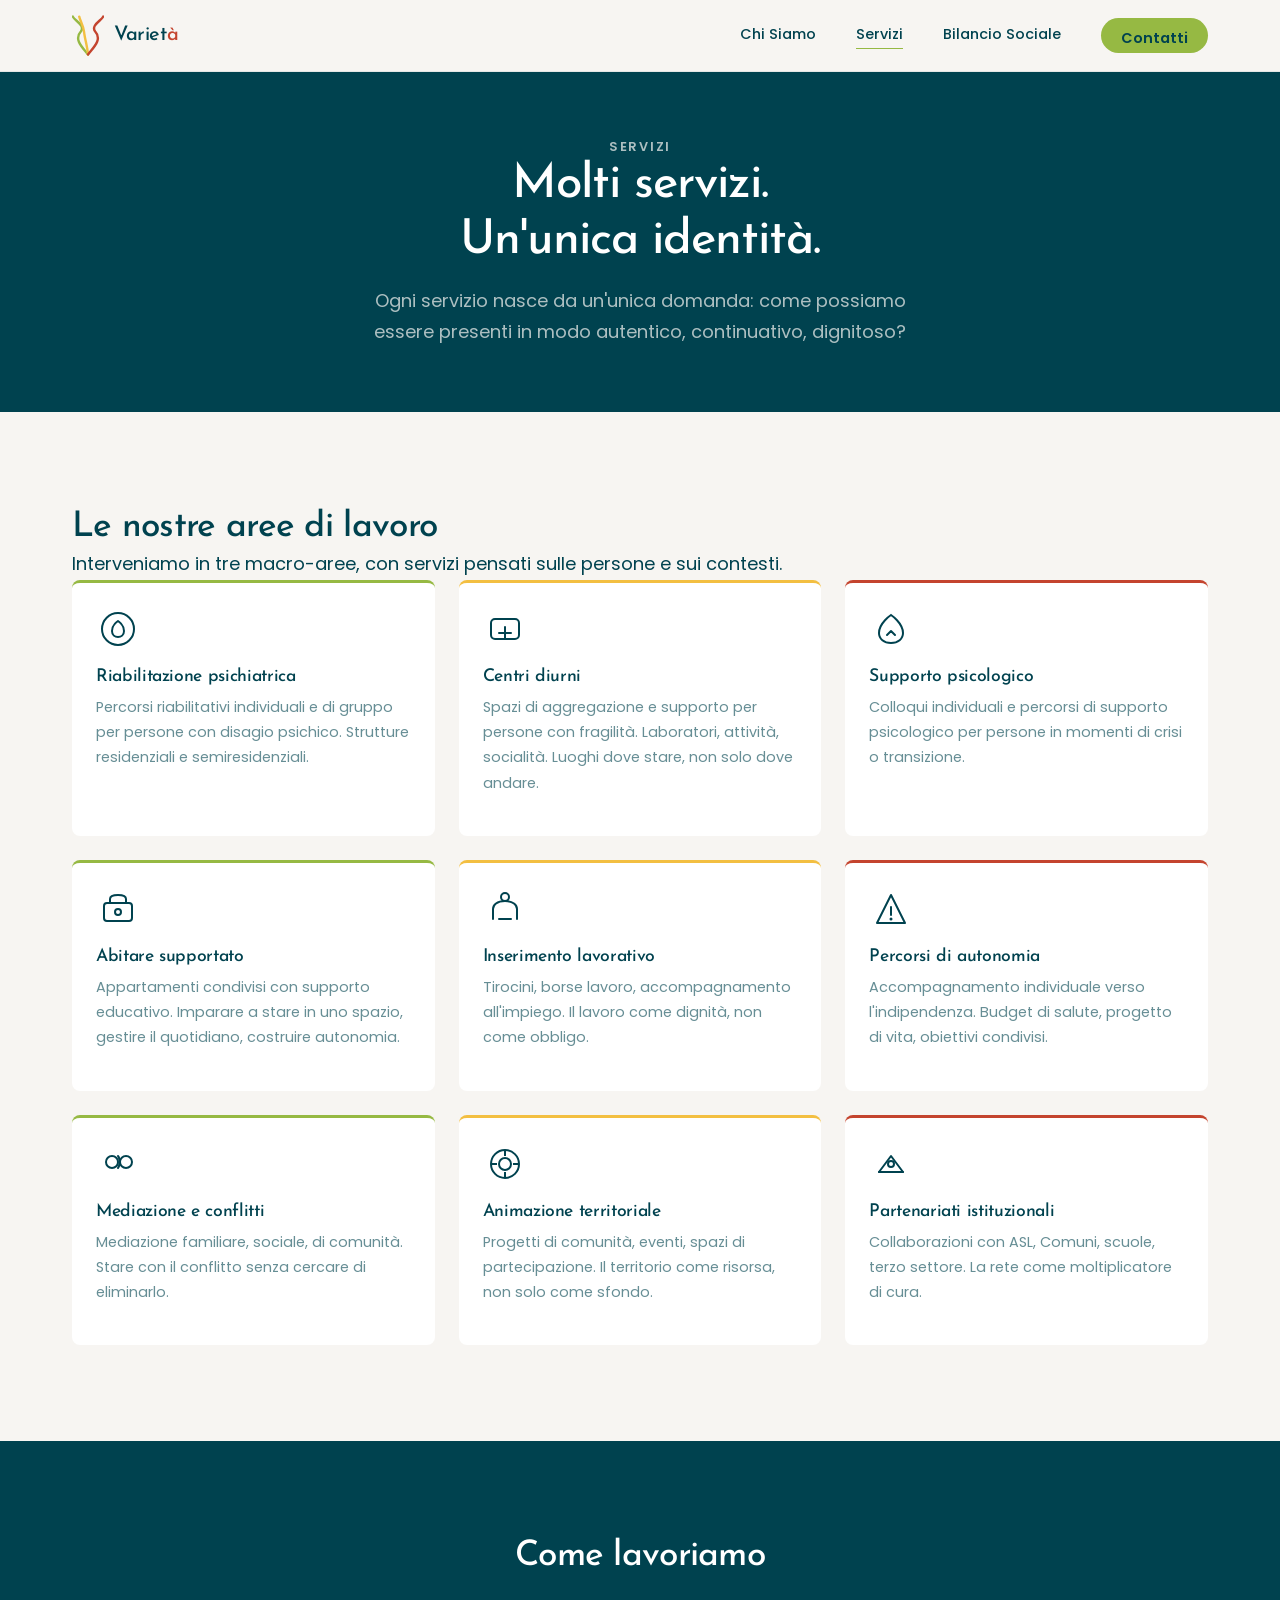
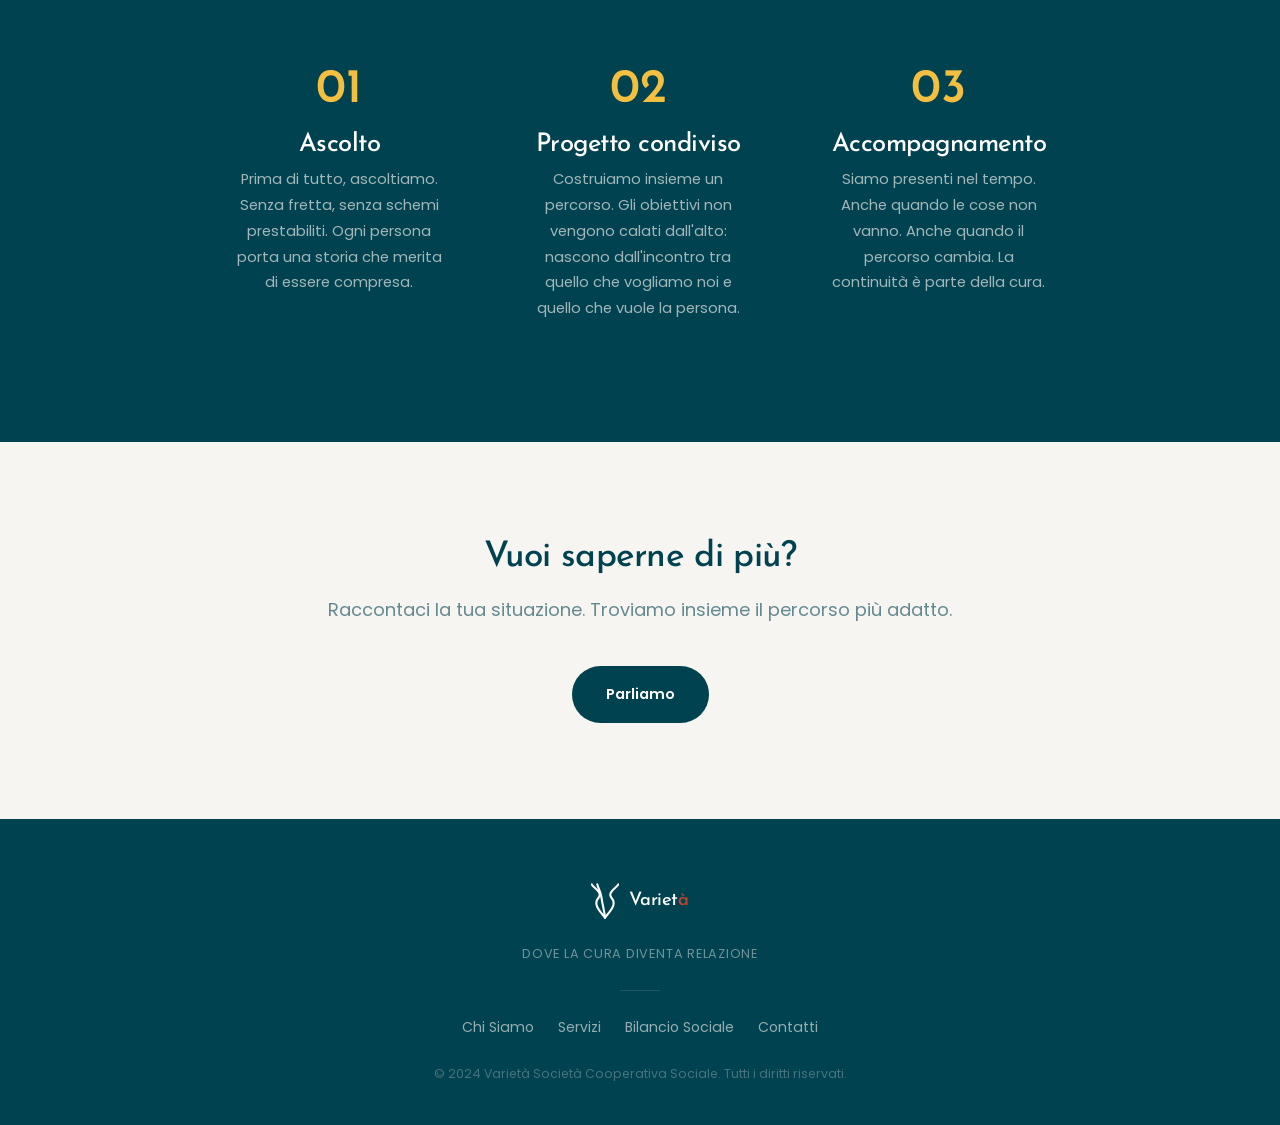
<file: servizi.html>
<!DOCTYPE html>
<html lang="it">
<head>
  <meta charset="UTF-8" />
  <meta name="viewport" content="width=device-width, initial-scale=1.0" />
  <meta name="description" content="I servizi di Varietà Cooperativa Sociale — Salute mentale, inclusione, autonomia, territorio e comunità." />
  <title>Servizi — Varietà Cooperativa Sociale</title>
  <link rel="preconnect" href="https://fonts.googleapis.com" />
  <link rel="preconnect" href="https://fonts.gstatic.com" crossorigin />
  <link href="https://fonts.googleapis.com/css2?family=Josefin+Sans:wght@400;500;600&family=Poppins:wght@300;400;500;600&display=swap" rel="stylesheet" />
  <link rel="stylesheet" href="css/reset.css" />
  <link rel="stylesheet" href="css/variables.css" />
  <link rel="stylesheet" href="css/typography.css" />
  <link rel="stylesheet" href="css/layout.css" />
  <link rel="stylesheet" href="css/components.css" />
  <link rel="stylesheet" href="css/pages/servizi.css" />
</head>
<body>

  <a class="skip-link" href="#main">Vai al contenuto principale</a>

  <!-- NAVBAR -->
  <header class="navbar" role="banner">
    <div class="container nav-inner">
      <a href="index.html" class="nav-logo" aria-label="Varietà — Homepage">
        <img src="assets/logo/logo-color.svg" alt="" class="nav-logo-mark" />
        <span class="nav-logotype">Variet<span class="accent">à</span></span>
      </a>
      <nav class="nav-links" aria-label="Navigazione principale">
        <a href="chi-siamo.html">Chi Siamo</a>
        <a href="servizi.html" aria-current="page">Servizi</a>
        <a href="bilancio.html">Bilancio Sociale</a>
        <a href="index.html#contatti" class="nav-cta">Contatti</a>
      </nav>
      <button class="hamburger" aria-label="Apri menu" aria-expanded="false" aria-controls="mobile-drawer">
        <span></span><span></span><span></span>
      </button>
    </div>
  </header>

  <div class="mobile-drawer" id="mobile-drawer" role="dialog" aria-label="Menu" aria-modal="true">
    <button class="mobile-drawer-close" aria-label="Chiudi menu">&times;</button>
    <nav aria-label="Navigazione mobile">
      <a href="chi-siamo.html">Chi Siamo</a>
      <a href="servizi.html">Servizi</a>
      <a href="bilancio.html">Bilancio Sociale</a>
      <a href="index.html#contatti">Contatti</a>
    </nav>
  </div>
  <div class="drawer-overlay" id="drawer-overlay" aria-hidden="true"></div>

  <main id="main">

    <!-- HERO -->
    <section class="page-hero" aria-label="Intestazione pagina">
      <div class="container">
        <p class="page-hero-badge">Servizi</p>
        <h1>Molti servizi.<br>Un'unica identità.</h1>
        <p>Ogni servizio nasce da un'unica domanda: come possiamo essere presenti in modo autentico, continuativo, dignitoso?</p>
      </div>
    </section>

    <!-- GRIGLIA SERVIZI -->
    <section class="section section-servizi-grid" id="servizi" aria-labelledby="servizi-title">
      <div class="container">
        <div class="section-intro reveal">
          <h2 id="servizi-title">Le nostre aree di lavoro</h2>
          <p>Interveniamo in tre macro-aree, con servizi pensati sulle persone e sui contesti.</p>
        </div>

        <div class="servizi-grid">

          <!-- Salute mentale -->
          <article class="card-servizio reveal">
            <div class="card-servizio-icon" aria-hidden="true">
              <svg viewBox="0 0 44 44" fill="none" xmlns="http://www.w3.org/2000/svg">
                <circle cx="22" cy="22" r="16" stroke="#00424F" stroke-width="2"/>
                <path d="M22,14 C22,14 16,18 16,24 C16,28 19,30 22,30 C25,30 28,28 28,24 C28,18 22,14 22,14Z" stroke="#00424F" stroke-width="2" stroke-linecap="round" stroke-linejoin="round"/>
              </svg>
            </div>
            <h3>Riabilitazione psichiatrica</h3>
            <p>Percorsi riabilitativi individuali e di gruppo per persone con disagio psichico. Strutture residenziali e semiresidenziali.</p>
          </article>

          <article class="card-servizio reveal">
            <div class="card-servizio-icon" aria-hidden="true">
              <svg viewBox="0 0 44 44" fill="none" xmlns="http://www.w3.org/2000/svg">
                <rect x="8" y="12" width="28" height="20" rx="4" stroke="#00424F" stroke-width="2"/>
                <path d="M16,26 L28,26" stroke="#00424F" stroke-width="2" stroke-linecap="round"/>
                <path d="M22,20 L22,32" stroke="#00424F" stroke-width="2" stroke-linecap="round"/>
              </svg>
            </div>
            <h3>Centri diurni</h3>
            <p>Spazi di aggregazione e supporto per persone con fragilità. Laboratori, attività, socialità. Luoghi dove stare, non solo dove andare.</p>
          </article>

          <article class="card-servizio reveal">
            <div class="card-servizio-icon" aria-hidden="true">
              <svg viewBox="0 0 44 44" fill="none" xmlns="http://www.w3.org/2000/svg">
                <path d="M22,8 C22,8 10,16 10,26 C10,32 15,36 22,36 C29,36 34,32 34,26 C34,16 22,8 22,8Z" stroke="#00424F" stroke-width="2" stroke-linecap="round"/>
                <path d="M18,28 L22,24 L26,28" stroke="#00424F" stroke-width="2" stroke-linecap="round" stroke-linejoin="round"/>
              </svg>
            </div>
            <h3>Supporto psicologico</h3>
            <p>Colloqui individuali e percorsi di supporto psicologico per persone in momenti di crisi o transizione.</p>
          </article>

          <!-- Inclusione e autonomia -->
          <article class="card-servizio reveal">
            <div class="card-servizio-icon" aria-hidden="true">
              <svg viewBox="0 0 44 44" fill="none" xmlns="http://www.w3.org/2000/svg">
                <rect x="8" y="16" width="28" height="18" rx="3" stroke="#00424F" stroke-width="2"/>
                <path d="M14,16 L14,12 C14,10 16,8 22,8 C28,8 30,10 30,12 L30,16" stroke="#00424F" stroke-width="2" stroke-linecap="round"/>
                <circle cx="22" cy="25" r="3" stroke="#00424F" stroke-width="2"/>
              </svg>
            </div>
            <h3>Abitare supportato</h3>
            <p>Appartamenti condivisi con supporto educativo. Imparare a stare in uno spazio, gestire il quotidiano, costruire autonomia.</p>
          </article>

          <article class="card-servizio reveal">
            <div class="card-servizio-icon" aria-hidden="true">
              <svg viewBox="0 0 44 44" fill="none" xmlns="http://www.w3.org/2000/svg">
                <path d="M10,32 L10,22 C10,18 14,14 22,14 C30,14 34,18 34,22 L34,32" stroke="#00424F" stroke-width="2" stroke-linecap="round"/>
                <circle cx="22" cy="10" r="4" stroke="#00424F" stroke-width="2"/>
                <path d="M16,32 L28,32" stroke="#00424F" stroke-width="2" stroke-linecap="round"/>
              </svg>
            </div>
            <h3>Inserimento lavorativo</h3>
            <p>Tirocini, borse lavoro, accompagnamento all'impiego. Il lavoro come dignità, non come obbligo.</p>
          </article>

          <article class="card-servizio reveal">
            <div class="card-servizio-icon" aria-hidden="true">
              <svg viewBox="0 0 44 44" fill="none" xmlns="http://www.w3.org/2000/svg">
                <path d="M22,8 L36,36 L8,36 Z" stroke="#00424F" stroke-width="2" stroke-linecap="round" stroke-linejoin="round"/>
                <line x1="22" y1="20" x2="22" y2="28" stroke="#00424F" stroke-width="2" stroke-linecap="round"/>
                <circle cx="22" cy="32" r="1.5" fill="#00424F"/>
              </svg>
            </div>
            <h3>Percorsi di autonomia</h3>
            <p>Accompagnamento individuale verso l'indipendenza. Budget di salute, progetto di vita, obiettivi condivisi.</p>
          </article>

          <!-- Territorio e comunità -->
          <article class="card-servizio reveal">
            <div class="card-servizio-icon" aria-hidden="true">
              <svg viewBox="0 0 44 44" fill="none" xmlns="http://www.w3.org/2000/svg">
                <circle cx="16" cy="20" r="6" stroke="#00424F" stroke-width="2"/>
                <circle cx="30" cy="20" r="6" stroke="#00424F" stroke-width="2"/>
                <path d="M22,14 C24,16 24,24 22,26" stroke="#00424F" stroke-width="2" stroke-linecap="round"/>
              </svg>
            </div>
            <h3>Mediazione e conflitti</h3>
            <p>Mediazione familiare, sociale, di comunità. Stare con il conflitto senza cercare di eliminarlo.</p>
          </article>

          <article class="card-servizio reveal">
            <div class="card-servizio-icon" aria-hidden="true">
              <svg viewBox="0 0 44 44" fill="none" xmlns="http://www.w3.org/2000/svg">
                <circle cx="22" cy="22" r="14" stroke="#00424F" stroke-width="2"/>
                <circle cx="22" cy="22" r="6"  stroke="#00424F" stroke-width="2"/>
                <line x1="22" y1="8"  x2="22" y2="14" stroke="#00424F" stroke-width="2"/>
                <line x1="22" y1="30" x2="22" y2="36" stroke="#00424F" stroke-width="2"/>
                <line x1="8"  y1="22" x2="14" y2="22" stroke="#00424F" stroke-width="2"/>
                <line x1="30" y1="22" x2="36" y2="22" stroke="#00424F" stroke-width="2"/>
              </svg>
            </div>
            <h3>Animazione territoriale</h3>
            <p>Progetti di comunità, eventi, spazi di partecipazione. Il territorio come risorsa, non solo come sfondo.</p>
          </article>

          <article class="card-servizio reveal">
            <div class="card-servizio-icon" aria-hidden="true">
              <svg viewBox="0 0 44 44" fill="none" xmlns="http://www.w3.org/2000/svg">
                <path d="M10,30 L22,14 L34,30" stroke="#00424F" stroke-width="2" stroke-linecap="round" stroke-linejoin="round"/>
                <path d="M10,30 L34,30" stroke="#00424F" stroke-width="2" stroke-linecap="round"/>
                <circle cx="22" cy="22" r="3" stroke="#00424F" stroke-width="2"/>
              </svg>
            </div>
            <h3>Partenariati istituzionali</h3>
            <p>Collaborazioni con ASL, Comuni, scuole, terzo settore. La rete come moltiplicatore di cura.</p>
          </article>

        </div>
      </div>
    </section>

    <!-- COME LAVORIAMO -->
    <section class="section section-come-lavoriamo" aria-labelledby="come-lavoriamo-title">
      <div class="container">
        <h2 id="come-lavoriamo-title" class="reveal">Come lavoriamo</h2>

        <div class="step-grid">
          <div class="step-card reveal">
            <div class="step-num" aria-hidden="true">01</div>
            <h3>Ascolto</h3>
            <p>Prima di tutto, ascoltiamo. Senza fretta, senza schemi prestabiliti. Ogni persona porta una storia che merita di essere compresa.</p>
          </div>
          <div class="step-card reveal">
            <div class="step-num" aria-hidden="true">02</div>
            <h3>Progetto condiviso</h3>
            <p>Costruiamo insieme un percorso. Gli obiettivi non vengono calati dall'alto: nascono dall'incontro tra quello che vogliamo noi e quello che vuole la persona.</p>
          </div>
          <div class="step-card reveal">
            <div class="step-num" aria-hidden="true">03</div>
            <h3>Accompagnamento</h3>
            <p>Siamo presenti nel tempo. Anche quando le cose non vanno. Anche quando il percorso cambia. La continuità è parte della cura.</p>
          </div>
        </div>
      </div>
    </section>

    <!-- CTA FINALE -->
    <section class="section section-servizi-cta" aria-labelledby="cta-title">
      <div class="container">
        <h2 id="cta-title" class="reveal">Vuoi saperne di più?</h2>
        <p class="reveal">Raccontaci la tua situazione. Troviamo insieme il percorso più adatto.</p>
        <a href="index.html#contatti" class="btn-dark reveal">Parliamo</a>
      </div>
    </section>

  </main>

  <!-- FOOTER -->
  <footer class="footer" role="contentinfo">
    <div class="container footer-inner">
      <div class="footer-logo">
        <img src="assets/logo/logo-white.svg" alt="" class="footer-logo-mark" />
        <span class="footer-logotype">Variet<span class="accent">à</span></span>
      </div>
      <p class="footer-tagline">Dove la cura diventa relazione</p>
      <div class="footer-divider" aria-hidden="true"></div>
      <nav class="footer-links" aria-label="Link rapidi">
        <a href="chi-siamo.html">Chi Siamo</a>
        <a href="servizi.html">Servizi</a>
        <a href="bilancio.html">Bilancio Sociale</a>
        <a href="index.html#contatti">Contatti</a>
      </nav>
      <p class="footer-copy">© 2024 Varietà Società Cooperativa Sociale. Tutti i diritti riservati.</p>
    </div>
  </footer>

  <script src="js/main.js"></script>
  <script src="js/animations.js"></script>
</body>
</html>
</file>
<file: css/variables.css>
/* Varietà Cooperativa Sociale — CSS Custom Properties */

:root {
  /* Colori brand */
  --color-primary:    #00424F;  /* Blu Profondo — istituzionale */
  --color-secondary:  #96B943;  /* Verde Germoglio — relazionale */
  --color-accent:     #C4442E;  /* Rosso Terra — highlight emotivi */
  --color-warm:       #F3BF41;  /* Giallo Sole — dettagli grafici */
  --color-background: #F7F5F2;  /* Bianco Vissuto — sfondo principale */
  --color-text:       #00424F;
  --color-text-light: #F7F5F2;
  --color-text-muted: rgba(247, 245, 242, 0.68);

  /* Tipografia */
  --font-display: 'Josefin Sans', sans-serif;
  --font-body:    'Poppins', sans-serif;

  /* Spaziature */
  --spacing-xs:  0.5rem;
  --spacing-sm:  1rem;
  --spacing-md:  1.5rem;
  --spacing-lg:  2.5rem;
  --spacing-xl:  4rem;
  --spacing-2xl: 6rem;

  /* Raggi */
  --radius-sm: 4px;
  --radius-md: 8px;
  --radius-lg: 16px;

  /* Layout */
  --max-width:          1200px;
  --container-padding:  1.25rem;
  --navbar-height:      72px;

  /* Transizioni */
  --transition:      0.3s ease;
  --transition-slow: 0.6s ease;
}
</file>
<file: css/typography.css>
/* Tipografia — Josefin Sans per display/titoli, Poppins per body */

body {
  font-family: var(--font-body);
  font-size: 1rem;
  color: var(--color-text);
  background-color: var(--color-background);
  line-height: 1.75;
}

/* Titoli */
h1, h2, h3, h4 {
  font-family: var(--font-display);
  letter-spacing: -0.02em;
  line-height: 1.15;
  color: var(--color-text);
}

h1 { font-size: 2rem;   font-weight: 500; }
h2 { font-size: 1.5rem; font-weight: 500; }
h3 { font-size: 1.2rem; font-weight: 500; }
h4 { font-size: 1rem;   font-weight: 600; }

p {
  font-family: var(--font-body);
  font-size: 1rem;
  line-height: 1.75;
  font-weight: 400;
}

/* Highlight parole chiave */
.highlight { color: var(--color-warm); }

/* Etichette uppercase */
.label {
  font-family: var(--font-body);
  font-size: 0.8rem;
  font-weight: 600;
  letter-spacing: 0.14em;
  text-transform: uppercase;
}

/* Link con freccia */
.link-arrow {
  font-family: var(--font-body);
  font-weight: 600;
  color: var(--color-secondary);
  display: inline-flex;
  align-items: center;
  gap: 0.35rem;
  transition: gap var(--transition);
}
.link-arrow:hover { gap: 0.6rem; }

/* Tablet 768px */
@media (min-width: 768px) {
  h1 { font-size: 2.5rem; }
  h2 { font-size: 1.9rem; }
  h3 { font-size: 1.4rem; }
  p  { font-size: 1.05rem; }
}

/* Desktop 1024px */
@media (min-width: 1024px) {
  h1 { font-size: 3rem;   }
  h2 { font-size: 2.2rem; }
  h3 { font-size: 1.6rem; }
  p  { font-size: 1.125rem; }
}

/* Rispetta prefers-reduced-motion */
@media (prefers-reduced-motion: reduce) {
  *, *::before, *::after {
    animation-duration: 0.01ms !important;
    animation-iteration-count: 1 !important;
    transition-duration: 0.01ms !important;
  }
  html { scroll-behavior: auto; }
}
</file>
<file: css/layout.css>
/* Layout — container, griglie, spaziatura sezioni */

.container {
  width: 100%;
  max-width: var(--max-width);
  margin-inline: auto;
  padding-inline: var(--container-padding);
}

.section {
  padding-block: var(--spacing-xl);
}

@media (min-width: 768px) {
  .container { padding-inline: 2rem; }
  .section   { padding-block: var(--spacing-2xl); }
}

/* Griglie responsive generiche */
.grid-2 {
  display: grid;
  grid-template-columns: 1fr;
  gap: var(--spacing-md);
}

.grid-3 {
  display: grid;
  grid-template-columns: 1fr;
  gap: var(--spacing-md);
}

.grid-4 {
  display: grid;
  grid-template-columns: repeat(2, 1fr);
  gap: var(--spacing-md);
}

@media (min-width: 768px) {
  .grid-2 { grid-template-columns: repeat(2, 1fr); gap: var(--spacing-lg); }
  .grid-3 { grid-template-columns: repeat(2, 1fr); gap: var(--spacing-lg); }
  .grid-4 { grid-template-columns: repeat(2, 1fr); gap: var(--spacing-lg); }
}

@media (min-width: 1024px) {
  .grid-3 { grid-template-columns: repeat(3, 1fr); }
  .grid-4 { grid-template-columns: repeat(4, 1fr); }
}
</file>
<file: css/components.css>
/* =============================================
   SKIP LINK
   ============================================= */
.skip-link {
  position: absolute;
  top: -100%;
  left: var(--spacing-sm);
  background: var(--color-secondary);
  color: var(--color-primary);
  padding: 0.5rem 1rem;
  border-radius: var(--radius-sm);
  font-weight: 600;
  font-size: 0.875rem;
  z-index: 9999;
  transition: top 0.2s;
}
.skip-link:focus { top: var(--spacing-sm); }

/* =============================================
   NAVBAR
   ============================================= */
.navbar {
  position: fixed;
  top: 0; left: 0; right: 0;
  z-index: 100;
  height: var(--navbar-height);
  background: var(--color-background);
  border-bottom: 1px solid rgba(0,66,79,0.08);
  transition: box-shadow var(--transition);
}
.navbar.scrolled {
  box-shadow: 0 2px 16px rgba(0,66,79,0.10);
}

.nav-inner {
  display: flex;
  align-items: center;
  justify-content: space-between;
  height: 100%;
}

/* Logo */
.nav-logo {
  display: flex;
  align-items: center;
  gap: 10px;
}

.nav-logo-mark {
  width: 32px;
  height: auto;
}

.nav-logotype {
  font-family: var(--font-display);
  font-size: 1.25rem;
  font-weight: 500;
  color: var(--color-primary);
  letter-spacing: -0.02em;
}
.nav-logotype .accent { color: var(--color-accent); }

/* Link desktop */
.nav-links {
  display: none;
  align-items: center;
  gap: var(--spacing-lg);
}

.nav-links a {
  font-family: var(--font-body);
  font-size: 0.9rem;
  font-weight: 500;
  color: var(--color-primary);
  position: relative;
  padding-bottom: 2px;
}

/* Underline animato da sinistra */
.nav-links a::after {
  content: '';
  position: absolute;
  bottom: 0; left: 0;
  width: 0;
  height: 1.5px;
  background: var(--color-secondary);
  transition: width var(--transition);
}
.nav-links a:hover::after,
.nav-links a[aria-current="page"]::after { width: 100%; }

.nav-cta {
  background: var(--color-secondary) !important;
  color: var(--color-primary) !important;
  padding: 0.5rem 1.25rem;
  border-radius: 50px;
  font-weight: 600 !important;
  transition: background var(--transition), transform var(--transition);
}
.nav-cta:hover { background: #7fa336 !important; transform: scale(1.02); }
.nav-cta::after { display: none !important; }

/* Hamburger */
.hamburger {
  display: flex;
  flex-direction: column;
  justify-content: center;
  align-items: center;
  width: 40px;
  height: 40px;
  gap: 5px;
  padding: 4px;
}

.hamburger span {
  display: block;
  width: 24px;
  height: 2px;
  background: var(--color-primary);
  border-radius: 2px;
  transition: transform var(--transition), opacity var(--transition);
}
.hamburger[aria-expanded="true"] span:nth-child(1) { transform: translateY(7px) rotate(45deg); }
.hamburger[aria-expanded="true"] span:nth-child(2) { opacity: 0; }
.hamburger[aria-expanded="true"] span:nth-child(3) { transform: translateY(-7px) rotate(-45deg); }

/* Drawer mobile */
.mobile-drawer {
  position: fixed;
  top: 0; right: -100%; bottom: 0;
  width: min(320px, 100vw);
  background: rgba(0,66,79,0.97);
  z-index: 99;
  display: flex;
  flex-direction: column;
  padding: var(--spacing-xl) var(--spacing-lg);
  transition: right 0.35s cubic-bezier(0.4, 0, 0.2, 1);
}
.mobile-drawer.open { right: 0; }

.mobile-drawer-close {
  align-self: flex-end;
  color: white;
  font-size: 1.8rem;
  line-height: 1;
  margin-bottom: var(--spacing-xl);
  opacity: 0.7;
  transition: opacity var(--transition);
}
.mobile-drawer-close:hover { opacity: 1; }

.mobile-drawer nav {
  display: flex;
  flex-direction: column;
  gap: var(--spacing-lg);
}
.mobile-drawer nav a {
  font-family: var(--font-display);
  font-size: 1.8rem;
  font-weight: 500;
  color: white;
  letter-spacing: -0.02em;
  opacity: 0.85;
  transition: opacity var(--transition), color var(--transition);
}
.mobile-drawer nav a:hover { opacity: 1; color: var(--color-secondary); }

.drawer-overlay {
  display: none;
  position: fixed;
  inset: 0;
  background: rgba(0,0,0,0.45);
  z-index: 98;
}
.drawer-overlay.open { display: block; }

@media (min-width: 1024px) {
  .nav-links  { display: flex; }
  .hamburger  { display: none; }
}

/* =============================================
   PULSANTI
   ============================================= */
.btn-primary {
  display: inline-flex;
  align-items: center;
  gap: 0.5rem;
  background: var(--color-secondary);
  color: var(--color-primary);
  padding: 0.875rem 2rem;
  border-radius: 50px;
  font-family: var(--font-body);
  font-weight: 600;
  font-size: 0.9rem;
  border: 2px solid transparent;
  transition: background var(--transition), transform var(--transition);
}
.btn-primary:hover { background: #7fa336; transform: scale(1.02); }

.btn-outline {
  display: inline-flex;
  align-items: center;
  gap: 0.5rem;
  background: transparent;
  color: white;
  padding: 0.875rem 2rem;
  border-radius: 50px;
  font-family: var(--font-body);
  font-weight: 600;
  font-size: 0.9rem;
  border: 2px solid rgba(255,255,255,0.55);
  transition: border-color var(--transition), background var(--transition), transform var(--transition);
}
.btn-outline:hover { border-color: white; background: rgba(255,255,255,0.10); transform: scale(1.02); }

.btn-dark {
  display: inline-flex;
  align-items: center;
  gap: 0.5rem;
  background: var(--color-primary);
  color: white;
  padding: 0.875rem 2rem;
  border-radius: 50px;
  font-family: var(--font-body);
  font-weight: 600;
  font-size: 0.9rem;
  border: 2px solid transparent;
  transition: background var(--transition), transform var(--transition);
}
.btn-dark:hover { background: #002f3a; transform: scale(1.02); }

/* =============================================
   CARD — VALORE
   ============================================= */
.card-valore {
  background: white;
  border-left: 3px solid var(--color-secondary);
  border-radius: 0 var(--radius-md) var(--radius-md) 0;
  padding: var(--spacing-md) var(--spacing-lg);
  transition: transform var(--transition), box-shadow var(--transition);
}
.card-valore:hover {
  transform: translateY(-4px);
  box-shadow: 0 8px 32px rgba(0,66,79,0.12);
}
.card-valore-icon {
  width: 40px; height: 40px;
  margin-bottom: var(--spacing-sm);
}
.card-valore h3 { margin-bottom: 0.5rem; color: var(--color-primary); }
.card-valore p  { font-size: 0.9rem; color: rgba(0,66,79,0.65); line-height: 1.6; }

/* =============================================
   CARD — AREA / SERVIZIO
   ============================================= */
.card-area {
  background: white;
  border-radius: var(--radius-md);
  padding: var(--spacing-md) var(--spacing-md) var(--spacing-lg);
  transition: transform var(--transition), box-shadow var(--transition);
}
.card-area:hover {
  transform: translateY(-4px);
  box-shadow: 0 8px 32px rgba(0,66,79,0.12);
}
.card-area-num {
  font-family: var(--font-display);
  font-size: 2.5rem;
  font-weight: 600;
  color: var(--color-accent);
  line-height: 1;
  margin-bottom: 0.75rem;
}
.card-area h3 { margin-bottom: 0.5rem; color: var(--color-primary); }
.card-area p  { font-size: 0.9rem; color: rgba(0,66,79,0.65); }

/* =============================================
   PAGE HERO (condivisa tra pagine interne)
   ============================================= */
.page-hero {
  background: var(--color-primary);
  padding: calc(var(--navbar-height) + var(--spacing-xl)) 0 var(--spacing-xl);
  text-align: center;
}
.page-hero-badge {
  font-family: var(--font-body);
  font-size: 0.8rem;
  font-weight: 600;
  letter-spacing: 0.14em;
  text-transform: uppercase;
  color: var(--color-secondary);
  margin-bottom: var(--spacing-sm);
}
.page-hero h1 {
  color: white;
  max-width: 700px;
  margin: 0 auto var(--spacing-sm);
}
.page-hero p {
  color: rgba(247,245,242,0.70);
  max-width: 560px;
  margin: 0 auto;
}

/* =============================================
   FORM
   ============================================= */
.form-group {
  display: flex;
  flex-direction: column;
  gap: 0.4rem;
  margin-bottom: var(--spacing-sm);
}
.form-group label {
  font-size: 0.78rem;
  font-weight: 600;
  color: rgba(0,66,79,0.60);
  letter-spacing: 0.06em;
  text-transform: uppercase;
}
.form-group input,
.form-group textarea {
  background: white;
  border: 1.5px solid rgba(0,66,79,0.14);
  border-radius: var(--radius-sm);
  padding: 0.875rem 1rem;
  font-size: 1rem;
  color: var(--color-primary);
  transition: border-color var(--transition);
  resize: vertical;
}
.form-group input:focus,
.form-group textarea:focus {
  outline: none;
  border-color: var(--color-primary);
}
.form-success {
  display: none;
  color: var(--color-secondary);
  font-weight: 600;
  font-size: 0.9rem;
  margin-top: 0.75rem;
}
.form-success.show { display: block; }

/* =============================================
   FOOTER
   ============================================= */
.footer {
  background: var(--color-primary);
  padding: var(--spacing-xl) 0 var(--spacing-lg);
}
.footer-inner {
  display: flex;
  flex-direction: column;
  align-items: center;
  gap: var(--spacing-md);
  text-align: center;
}
.footer-logo {
  display: flex;
  align-items: center;
  gap: 10px;
}
.footer-logo-mark { width: 28px; height: auto; }
.footer-logotype {
  font-family: var(--font-display);
  font-size: 1.15rem;
  font-weight: 500;
  color: white;
  letter-spacing: -0.02em;
}
.footer-logotype .accent { color: var(--color-accent); }
.footer-tagline {
  font-family: var(--font-body);
  font-size: 0.8rem;
  color: rgba(247,245,242,0.45);
  letter-spacing: 0.06em;
  text-transform: uppercase;
}
.footer-links {
  display: flex;
  flex-wrap: wrap;
  justify-content: center;
  gap: var(--spacing-xs) var(--spacing-md);
}
.footer-links a {
  font-size: 0.88rem;
  color: rgba(247,245,242,0.60);
  transition: color var(--transition);
}
.footer-links a:hover { color: var(--color-secondary); }
.footer-divider {
  width: 40px; height: 1px;
  background: rgba(247,245,242,0.12);
}
.footer-copy {
  font-size: 0.78rem;
  color: rgba(247,245,242,0.28);
}

/* =============================================
   SCROLL REVEAL
   ============================================= */
.reveal {
  opacity: 0;
  transform: translateY(20px);
  transition: opacity 0.6s ease, transform 0.6s ease;
}
.reveal.visible {
  opacity: 1;
  transform: translateY(0);
}

@media (prefers-reduced-motion: reduce) {
  .reveal { opacity: 1; transform: none; transition: none; }
}
</file>
<file: css/pages/home.css>
/* =============================================
   HOME — HERO
   ============================================= */
.hero {
  min-height: 100vh;
  background: var(--color-primary);
  display: flex;
  align-items: center;
  justify-content: center;
  padding: calc(var(--navbar-height) + var(--spacing-xl)) var(--container-padding) var(--spacing-xl);
  text-align: center;
}

.hero-content {
  position: relative;
  max-width: 700px;
  margin: 0 auto;
}

.hero-logo {
  width: 72px;
  height: auto;
  margin: 0 auto var(--spacing-lg);
  animation: fadeInLogo 0.8s ease both, float 4s ease-in-out 0.8s infinite;
}

@keyframes fadeInLogo {
  from { opacity: 0; transform: translateY(12px); }
  to   { opacity: 1; transform: translateY(0); }
}

@keyframes float {
  0%, 100% { transform: translateY(0); }
  50%       { transform: translateY(-8px); }
}

@media (prefers-reduced-motion: reduce) {
  .hero-logo { animation: none; }
}

.hero-subtitle {
  font-family: var(--font-body);
  font-size: 0.82rem;
  font-weight: 600;
  letter-spacing: 0.16em;
  text-transform: uppercase;
  color: var(--color-secondary);
  margin-bottom: var(--spacing-sm);
}

.hero-title {
  font-family: var(--font-display);
  font-size: 2.8rem;
  font-weight: 500;
  letter-spacing: -0.02em;
  color: white;
  line-height: 1.1;
  margin-bottom: var(--spacing-md);
}

.hero-desc {
  font-size: 1rem;
  color: rgba(247,245,242,0.72);
  max-width: 520px;
  margin: 0 auto var(--spacing-lg);
  line-height: 1.8;
}

.hero-cta {
  display: flex;
  flex-direction: column;
  align-items: center;
  gap: var(--spacing-sm);
}

@media (min-width: 480px) {
  .hero-cta { flex-direction: row; justify-content: center; }
}

@media (min-width: 768px) {
  .hero-logo  { width: 88px; }
  .hero-title { font-size: 3.8rem; }
  .hero-desc  { font-size: 1.1rem; }
}

@media (min-width: 1024px) {
  .hero-title { font-size: 5rem; }
}

/* =============================================
   HOME — VALORI
   ============================================= */
.section-valori { background: var(--color-background); }

.section-intro {
  text-align: center;
  max-width: 580px;
  margin: 0 auto var(--spacing-xl);
}
.section-intro h2 { margin-bottom: var(--spacing-sm); }
.section-intro p  { color: rgba(0,66,79,0.60); font-size: 0.95rem; }

.valori-grid {
  display: grid;
  grid-template-columns: 1fr;
  gap: var(--spacing-md);
}
@media (min-width: 600px) {
  .valori-grid { grid-template-columns: repeat(2, 1fr); }
}

/* =============================================
   HOME — CHI SIAMO
   ============================================= */
.section-chi-siamo {
  background: var(--color-primary);
  text-align: center;
}

.section-chi-siamo h2 {
  color: white;
  margin-bottom: var(--spacing-md);
  max-width: 660px;
  margin-inline: auto;
}

.chi-siamo-body {
  font-size: 1rem;
  color: rgba(247,245,242,0.68);
  max-width: 580px;
  margin: 0 auto var(--spacing-lg);
  line-height: 1.85;
}

.chi-siamo-link {
  color: var(--color-secondary);
  font-weight: 600;
  display: inline-flex;
  align-items: center;
  gap: 0.35rem;
  transition: gap var(--transition);
}
.chi-siamo-link:hover { gap: 0.65rem; }

@media (min-width: 768px) {
  .section-chi-siamo h2 { font-size: 2.4rem; }
  .chi-siamo-body        { font-size: 1.05rem; }
}

/* =============================================
   HOME — COSA FACCIAMO
   ============================================= */
.section-cosa-facciamo { background: var(--color-background); }

.aree-grid {
  display: grid;
  grid-template-columns: 1fr;
  gap: var(--spacing-md);
}
@media (min-width: 768px) {
  .aree-grid { grid-template-columns: repeat(3, 1fr); }
}

/* =============================================
   HOME — VISION
   ============================================= */
.section-vision {
  background: var(--color-secondary);
  text-align: center;
  padding-block: var(--spacing-2xl);
}

.vision-text {
  font-family: var(--font-display);
  font-size: 1.5rem;
  font-weight: 500;
  color: white;
  letter-spacing: -0.02em;
  line-height: 1.55;
  max-width: 680px;
  margin: 0 auto;
}
.vision-text p {
  font-family: var(--font-display);
  font-size: inherit;
  font-weight: 500;
  color: white;
  margin-bottom: 0.6rem;
}
.vision-text p:last-child { margin-bottom: 0; }

@media (min-width: 768px)  { .vision-text { font-size: 2rem; } }
@media (min-width: 1024px) { .vision-text { font-size: 2.5rem; } }

/* =============================================
   HOME — CONTATTI
   ============================================= */
.section-contatti { background: var(--color-background); }

.contatti-grid {
  display: grid;
  grid-template-columns: 1fr;
  gap: var(--spacing-xl);
}
@media (min-width: 768px) {
  .contatti-grid { grid-template-columns: 1fr 1.4fr; }
}

.contatti-info h2    { margin-bottom: var(--spacing-md); }
.contatti-intro      { color: rgba(0,66,79,0.60); margin-bottom: var(--spacing-lg); }

.contatti-detail {
  display: flex;
  flex-direction: column;
  gap: 3px;
  margin-bottom: var(--spacing-sm);
}
.contatti-detail strong {
  font-size: 0.8rem;
  font-weight: 600;
  color: var(--color-primary);
  text-transform: uppercase;
  letter-spacing: 0.05em;
}
.contatti-detail span {
  font-size: 0.95rem;
  color: rgba(0,66,79,0.60);
}

.contatti-form {
  background: white;
  padding: var(--spacing-lg);
  border-radius: var(--radius-lg);
  box-shadow: 0 4px 24px rgba(0,66,79,0.07);
}
.contatti-form h3 { margin-bottom: var(--spacing-md); }
</file>
<file: css/pages/chi-siamo.css>
/* =============================================
   CHI SIAMO — STORIA / TIMELINE
   ============================================= */
.section-storia { background: var(--color-background); }
.section-storia h2 { margin-bottom: var(--spacing-xl); }

.timeline {
  position: relative;
  padding-left: 2rem;
  max-width: 680px;
}
.timeline::before {
  content: '';
  position: absolute;
  left: 0; top: 8px; bottom: 0;
  width: 2px;
  background: rgba(0,66,79,0.10);
}
.timeline-item {
  position: relative;
  margin-bottom: var(--spacing-lg);
}
.timeline-item::before {
  content: '';
  position: absolute;
  left: -2.55rem; top: 6px;
  width: 11px; height: 11px;
  border-radius: 50%;
  background: var(--color-accent);
  border: 2px solid var(--color-background);
}
.timeline-year {
  font-family: var(--font-display);
  font-size: 0.82rem;
  font-weight: 600;
  color: var(--color-accent);
  letter-spacing: 0.06em;
  text-transform: uppercase;
  margin-bottom: 4px;
}
.timeline-item h3 { margin-bottom: 6px; font-size: 1.1rem; }
.timeline-item p  { font-size: 0.92rem; color: rgba(0,66,79,0.60); }

/* =============================================
   CHI SIAMO — VALORI ESTESI
   ============================================= */
.section-valori-estesi { background: white; }

.valore-esteso {
  display: grid;
  grid-template-columns: 1fr;
  gap: var(--spacing-md);
  padding: var(--spacing-lg) 0;
  border-bottom: 1px solid rgba(0,66,79,0.08);
}
.valore-esteso:last-child { border-bottom: none; }

.valore-num {
  font-family: var(--font-display);
  font-size: 3rem;
  font-weight: 600;
  color: rgba(150,185,67,0.25);
  line-height: 1;
}
.valore-esteso h3 { margin-bottom: var(--spacing-xs); }
.valore-esteso p  { color: rgba(0,66,79,0.65); }

@media (min-width: 768px) {
  .valore-esteso {
    grid-template-columns: 80px 1fr;
    align-items: start;
    gap: var(--spacing-lg);
  }
}

/* =============================================
   CHI SIAMO — TEAM
   ============================================= */
.section-team { background: var(--color-background); }
.section-team h2 { margin-bottom: var(--spacing-xl); }

.team-grid {
  display: grid;
  grid-template-columns: repeat(2, 1fr);
  gap: var(--spacing-md);
}
@media (min-width: 768px) {
  .team-grid { grid-template-columns: repeat(4, 1fr); }
}

.team-card {
  text-align: center;
  padding: var(--spacing-md);
  background: white;
  border-radius: var(--radius-md);
  transition: transform var(--transition), box-shadow var(--transition);
}
.team-card:hover {
  transform: translateY(-4px);
  box-shadow: 0 8px 24px rgba(0,66,79,0.10);
}

.team-avatar {
  width: 68px; height: 68px;
  border-radius: 50%;
  display: flex;
  align-items: center;
  justify-content: center;
  font-family: var(--font-display);
  font-size: 1.4rem;
  font-weight: 600;
  color: white;
  margin: 0 auto var(--spacing-sm);
}

.team-name {
  font-family: var(--font-display);
  font-size: 1rem;
  font-weight: 500;
  color: var(--color-primary);
  margin-bottom: 4px;
}
.team-role {
  font-size: 0.82rem;
  color: rgba(0,66,79,0.50);
}

/* =============================================
   CHI SIAMO — LOGOMARK SPIEGATO
   ============================================= */
.section-logomark {
  background: var(--color-primary);
  text-align: center;
}
.section-logomark h2 { color: white; margin-bottom: var(--spacing-md); }

.logomark-visual {
  display: flex;
  justify-content: center;
  margin-bottom: var(--spacing-xl);
}
.logomark-visual img { width: 120px; height: auto; }

.logomark-legend {
  display: grid;
  grid-template-columns: 1fr;
  gap: var(--spacing-md);
  max-width: 700px;
  margin: 0 auto;
}
@media (min-width: 600px) {
  .logomark-legend { grid-template-columns: repeat(3, 1fr); }
}

.legend-item { text-align: center; }
.legend-dot {
  width: 12px; height: 12px;
  border-radius: 50%;
  margin: 0 auto var(--spacing-xs);
}
.legend-item p {
  font-size: 0.88rem;
  color: rgba(247,245,242,0.65);
}
</file>
<file: css/pages/servizi.css>
/* =============================================
   SERVIZI — GRIGLIA CATEGORIE
   ============================================= */
.section-servizi-grid { background: var(--color-background); }

.servizi-grid {
  display: grid;
  grid-template-columns: 1fr;
  gap: var(--spacing-md);
}
@media (min-width: 600px) {
  .servizi-grid { grid-template-columns: repeat(2, 1fr); }
}
@media (min-width: 1024px) {
  .servizi-grid { grid-template-columns: repeat(3, 1fr); }
}

.card-servizio {
  background: white;
  border-radius: var(--radius-md);
  padding: var(--spacing-md) var(--spacing-md) var(--spacing-lg);
  border-top: 3px solid transparent;
  transition: transform var(--transition), box-shadow var(--transition);
}
.card-servizio:hover {
  transform: translateY(-4px);
  box-shadow: 0 8px 32px rgba(0,66,79,0.12);
}

/* Colori alternati per il bordo-top */
.card-servizio:nth-child(3n+1) { border-top-color: var(--color-secondary); }
.card-servizio:nth-child(3n+2) { border-top-color: var(--color-warm); }
.card-servizio:nth-child(3n+3) { border-top-color: var(--color-accent); }

.card-servizio-icon {
  width: 44px; height: 44px;
  margin-bottom: var(--spacing-sm);
}
.card-servizio h3 { margin-bottom: 0.5rem; font-size: 1.1rem; }
.card-servizio p  { font-size: 0.9rem; color: rgba(0,66,79,0.60); }

/* =============================================
   SERVIZI — COME LAVORIAMO
   ============================================= */
.section-come-lavoriamo { background: var(--color-primary); }
.section-come-lavoriamo h2 { color: white; text-align: center; margin-bottom: var(--spacing-xl); }

.step-grid {
  display: grid;
  grid-template-columns: 1fr;
  gap: var(--spacing-lg);
  max-width: 860px;
  margin: 0 auto;
}
@media (min-width: 768px) {
  .step-grid { grid-template-columns: repeat(3, 1fr); }
}

.step-card {
  text-align: center;
  padding: var(--spacing-md);
}
.step-num {
  font-family: var(--font-display);
  font-size: 3rem;
  font-weight: 600;
  color: var(--color-warm);
  line-height: 1;
  margin-bottom: var(--spacing-sm);
}
.step-card h3 { color: white; margin-bottom: var(--spacing-xs); }
.step-card p  { font-size: 0.92rem; color: rgba(247,245,242,0.65); }

/* =============================================
   SERVIZI — CTA FINALE
   ============================================= */
.section-servizi-cta {
  background: var(--color-background);
  text-align: center;
}
.section-servizi-cta h2 { margin-bottom: var(--spacing-sm); }
.section-servizi-cta p  { color: rgba(0,66,79,0.60); margin-bottom: var(--spacing-lg); }
</file>
